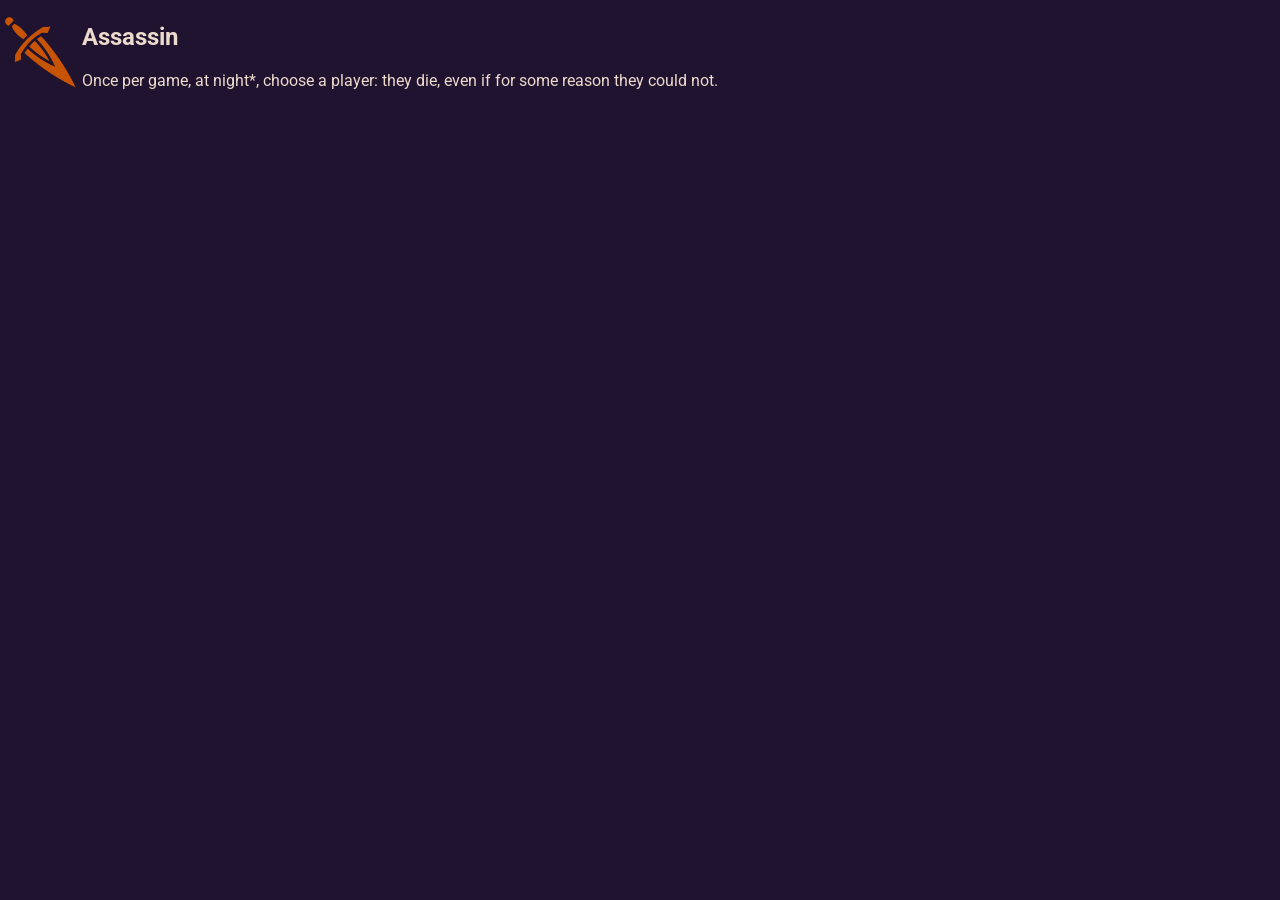
<file: src/scriptDisplayCharacterCell.html>
<!DOCTYPE html>
<link rel="stylesheet" href="style.css">

<table class="characterCell">
	<tr>
		<td class="characterCellImg"><img src="img/char_img/assassin.png" width="75" height="75" alt="Assassin"></td>
		<td class="characterCellText">
			<h2 class="minion">Assassin</h2>
			<p class="characterCellDescription">Once per game, at night*, choose a player: they die, even if for some reason they could not.</p>
		</td>
	</tr>
</table>
</file>
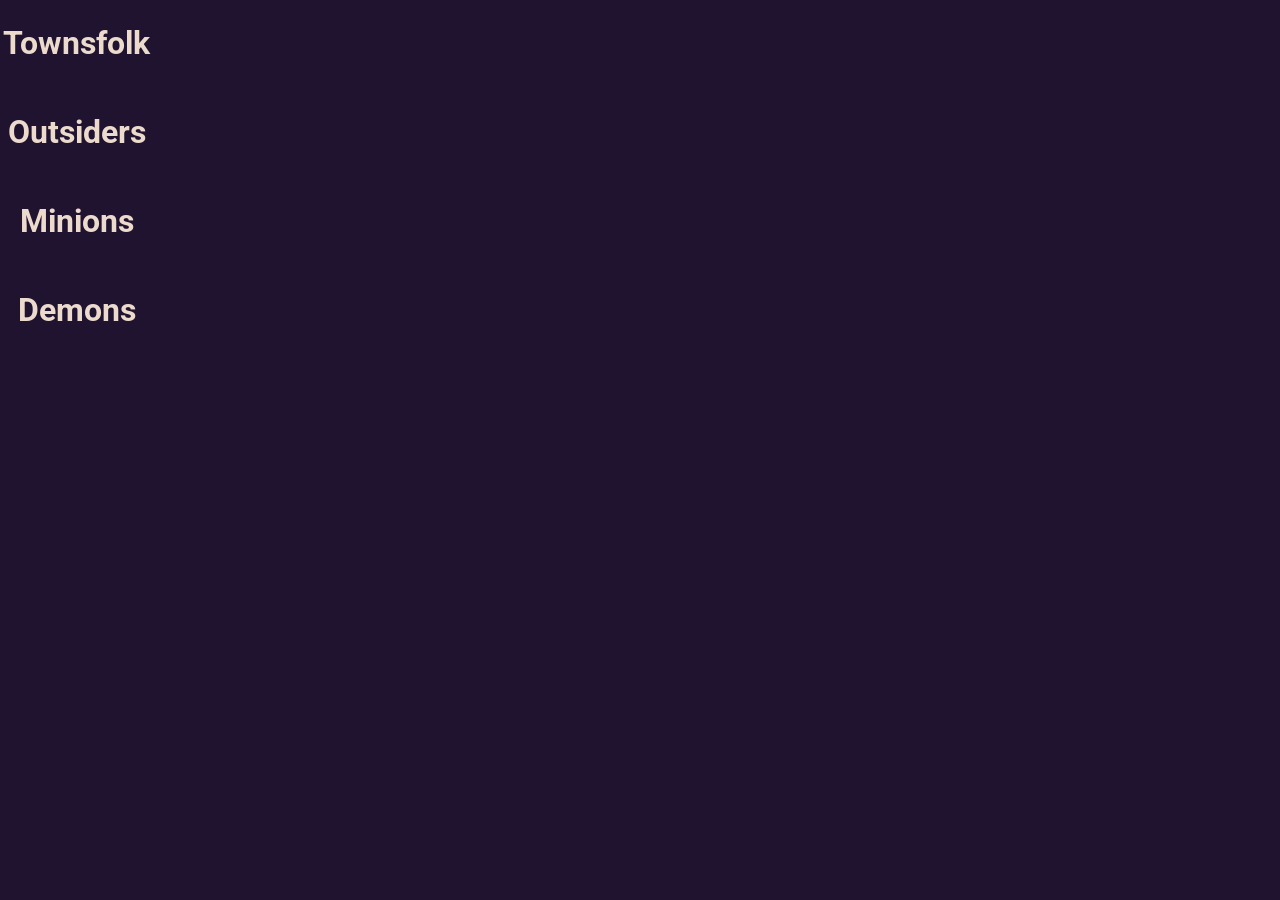
<file: src/scriptDisplayTable.html>
<!doctype html>
<html>
	<head>
		<link rel="stylesheet" href="style.css">
	</head>
	<body>
		<table class="scriptDisplay">
			<th class="townsfolk" colspan="2"><h1 class="scriptDisplayHeader">Townsfolk</h1></th>
			<tr>
				<td>
					<table class="characterCell">
						<!--Here is where the dynamically-generated townsfolk list goes.-->
					</table>
					
				</td>
			</tr>
			<th class="outsiders" colspan="2"><h1 class="scriptDisplayHeader">Outsiders</h1></th>
			<tr>
				<td>
					<table class="characterCell">
						<!--Here is where the dynamically-generated outsider list goes.-->
					</table>
				</td>
			</tr>
			<th class="minions" colspan="2"><h1 class="scriptDisplayHeader">Minions</h1></th>
			<tr>
				<td>
					<table class="characterCell">
						<!--Here is where the dynamically-generated minion list goes.-->
					</table>
				</td>
			</tr>
			<th class="demons" colspan="2"><h1 class="scriptDisplayHeader">Demons</h1></th>
			<tr>
				<td>
					<table class="characterCell">
						<!--Here is where the dynamically-generated demon list goes.-->
					</table>
				</td>
			</tr>
			<!--If there are jinxes on the script, they will go here, but if not, the Jinxes section will not appear-->
		</table>
		
	</body>
</html>
</file>
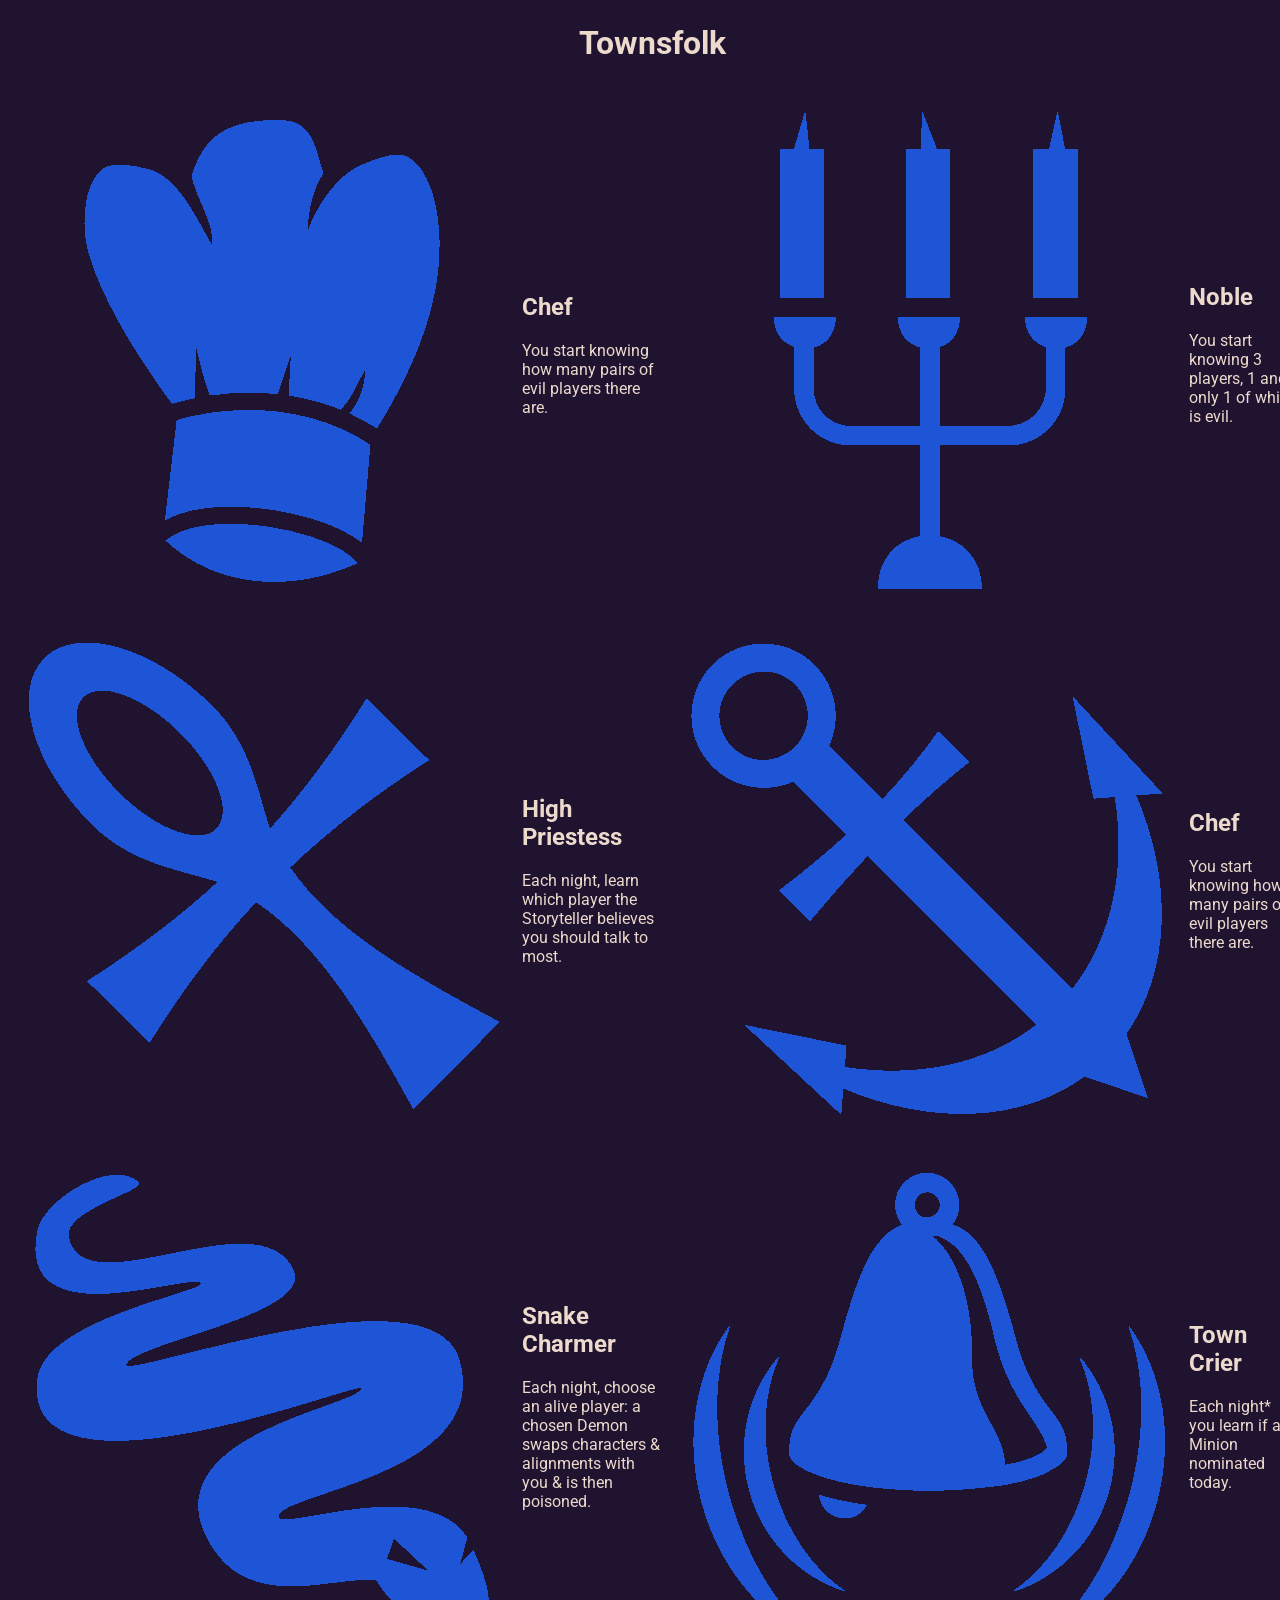
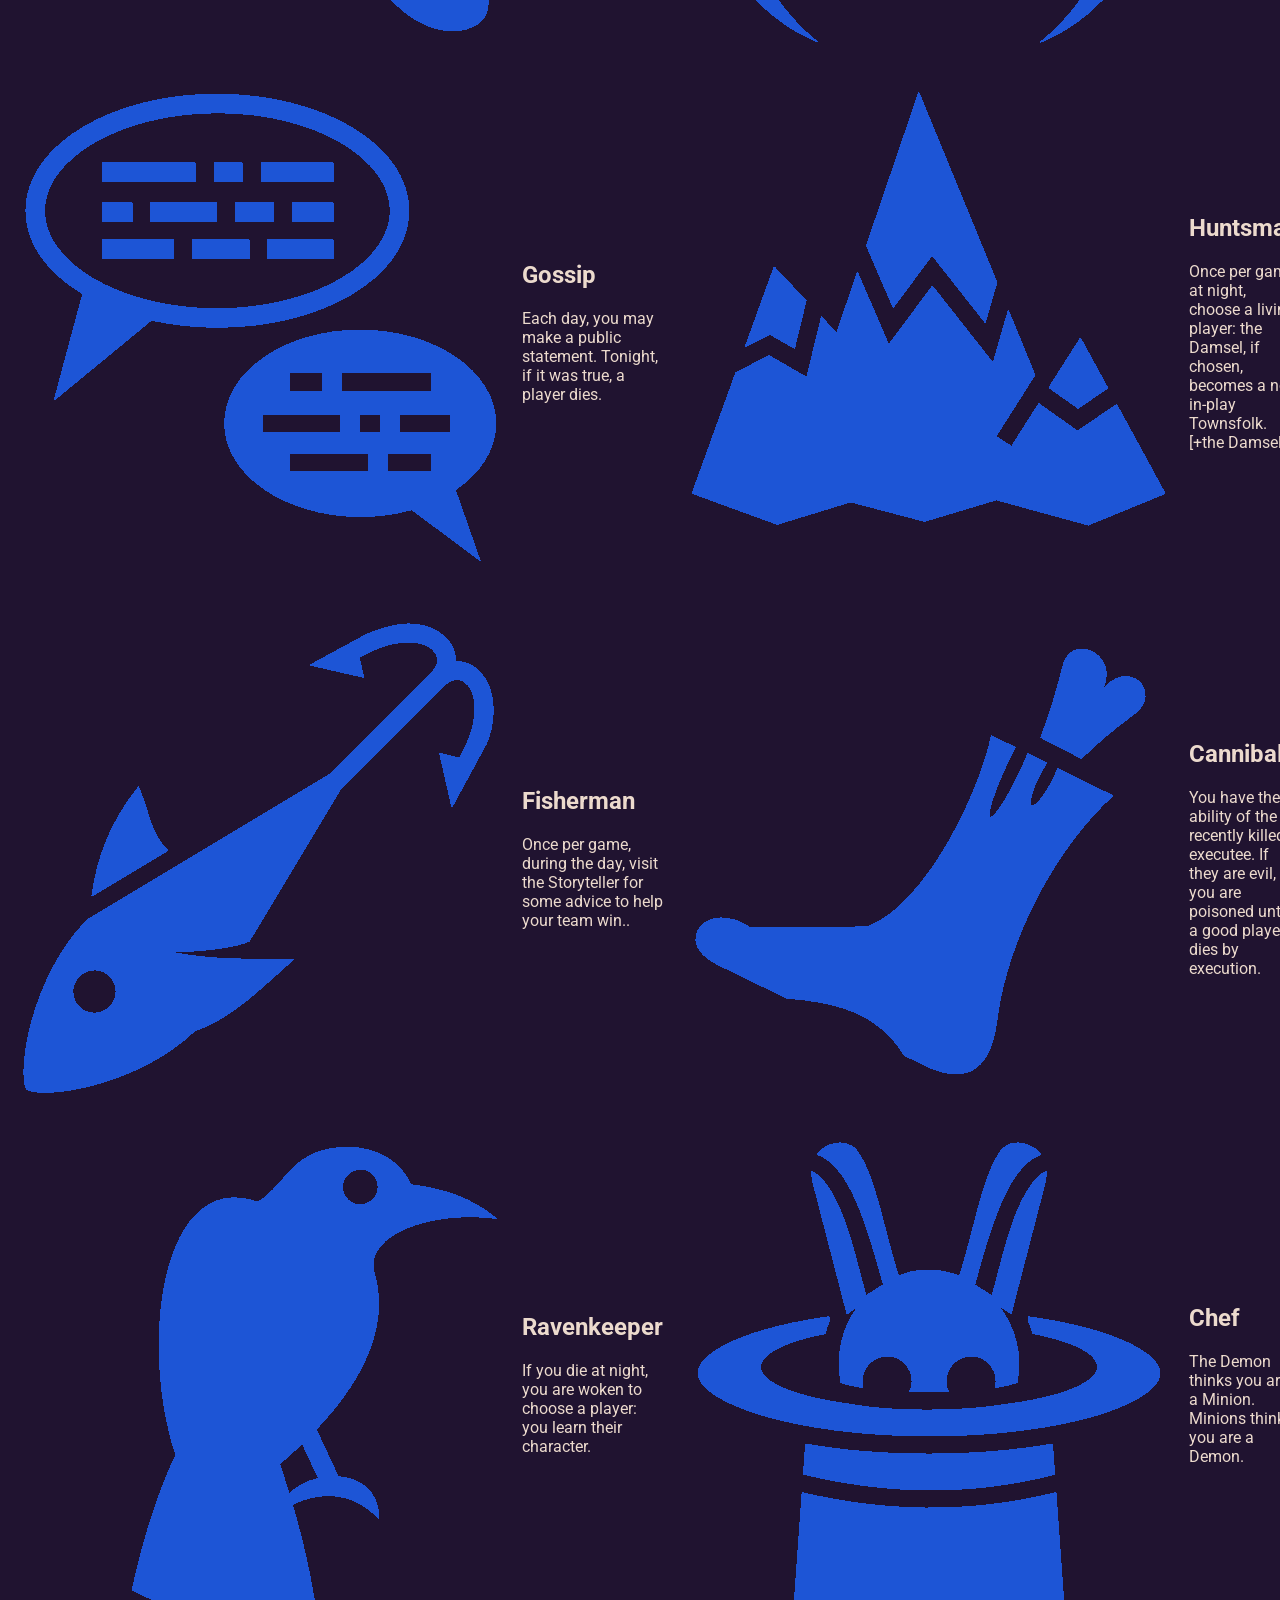
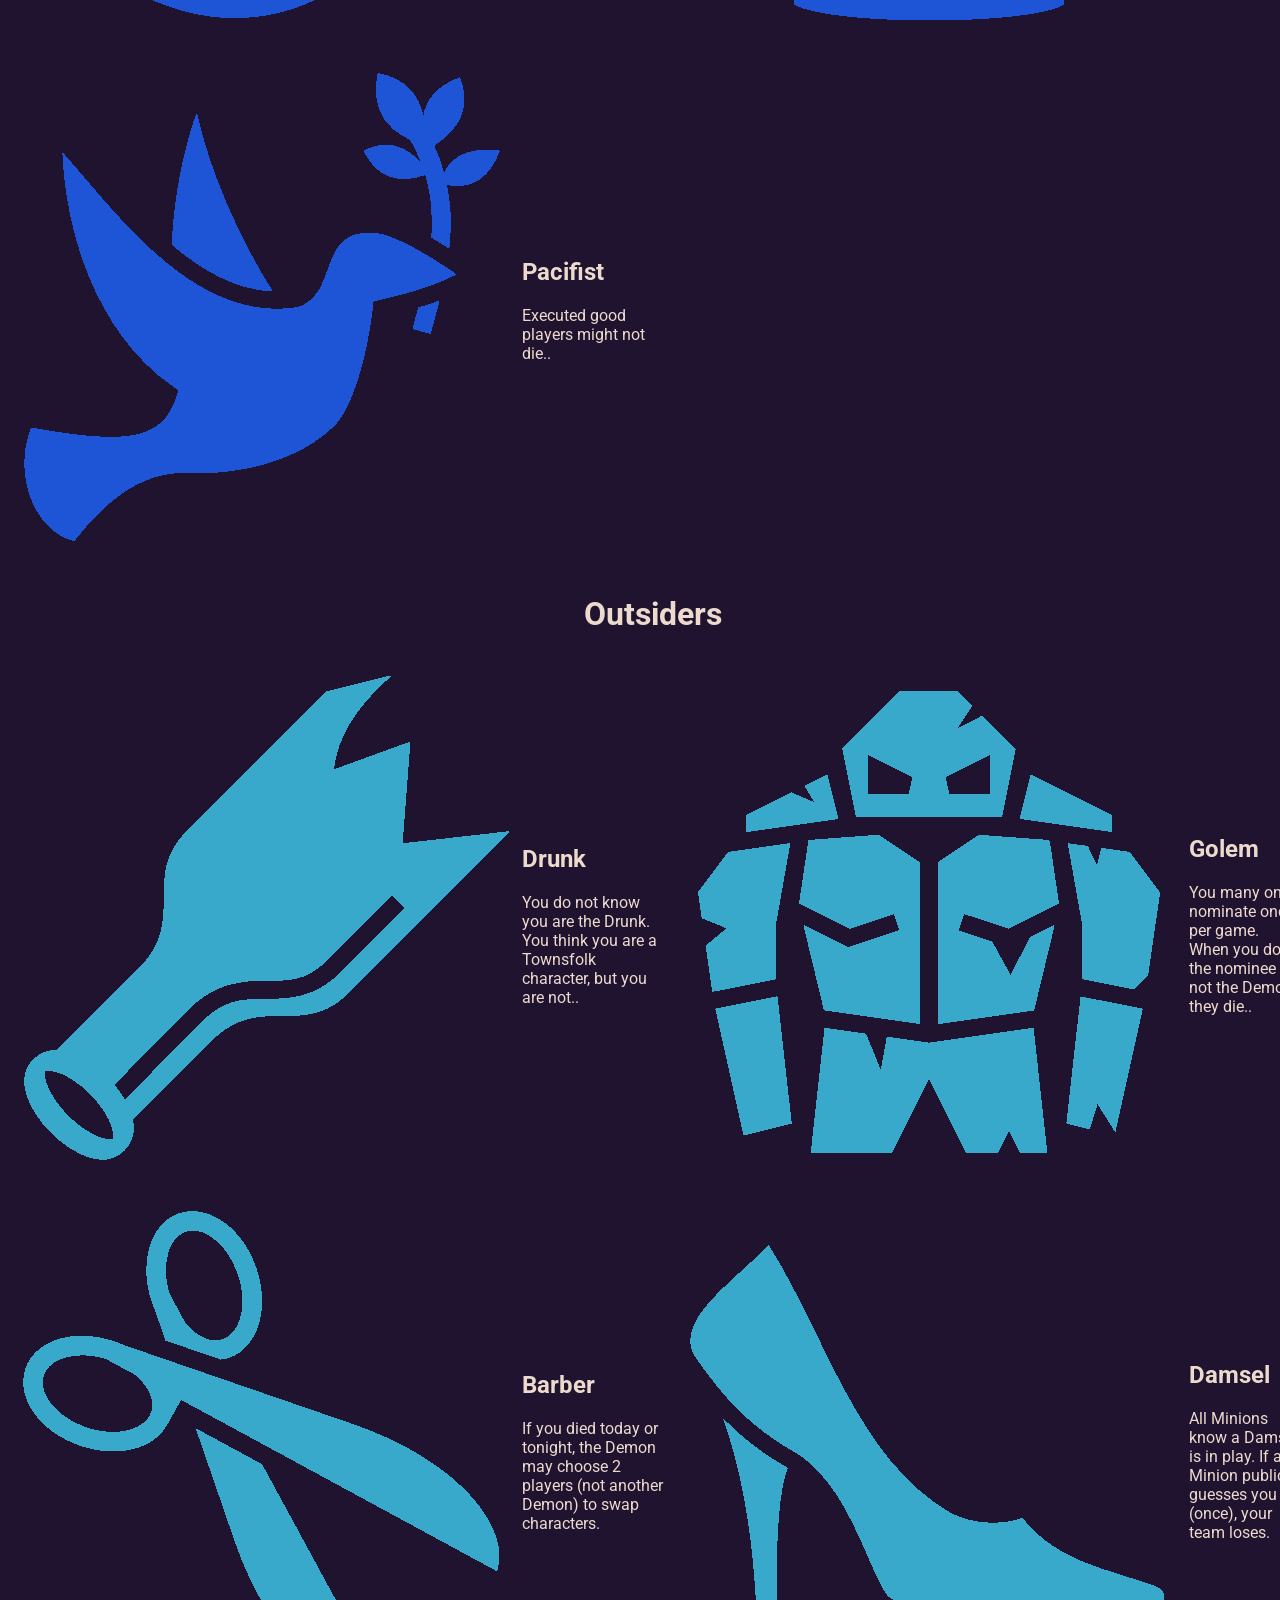
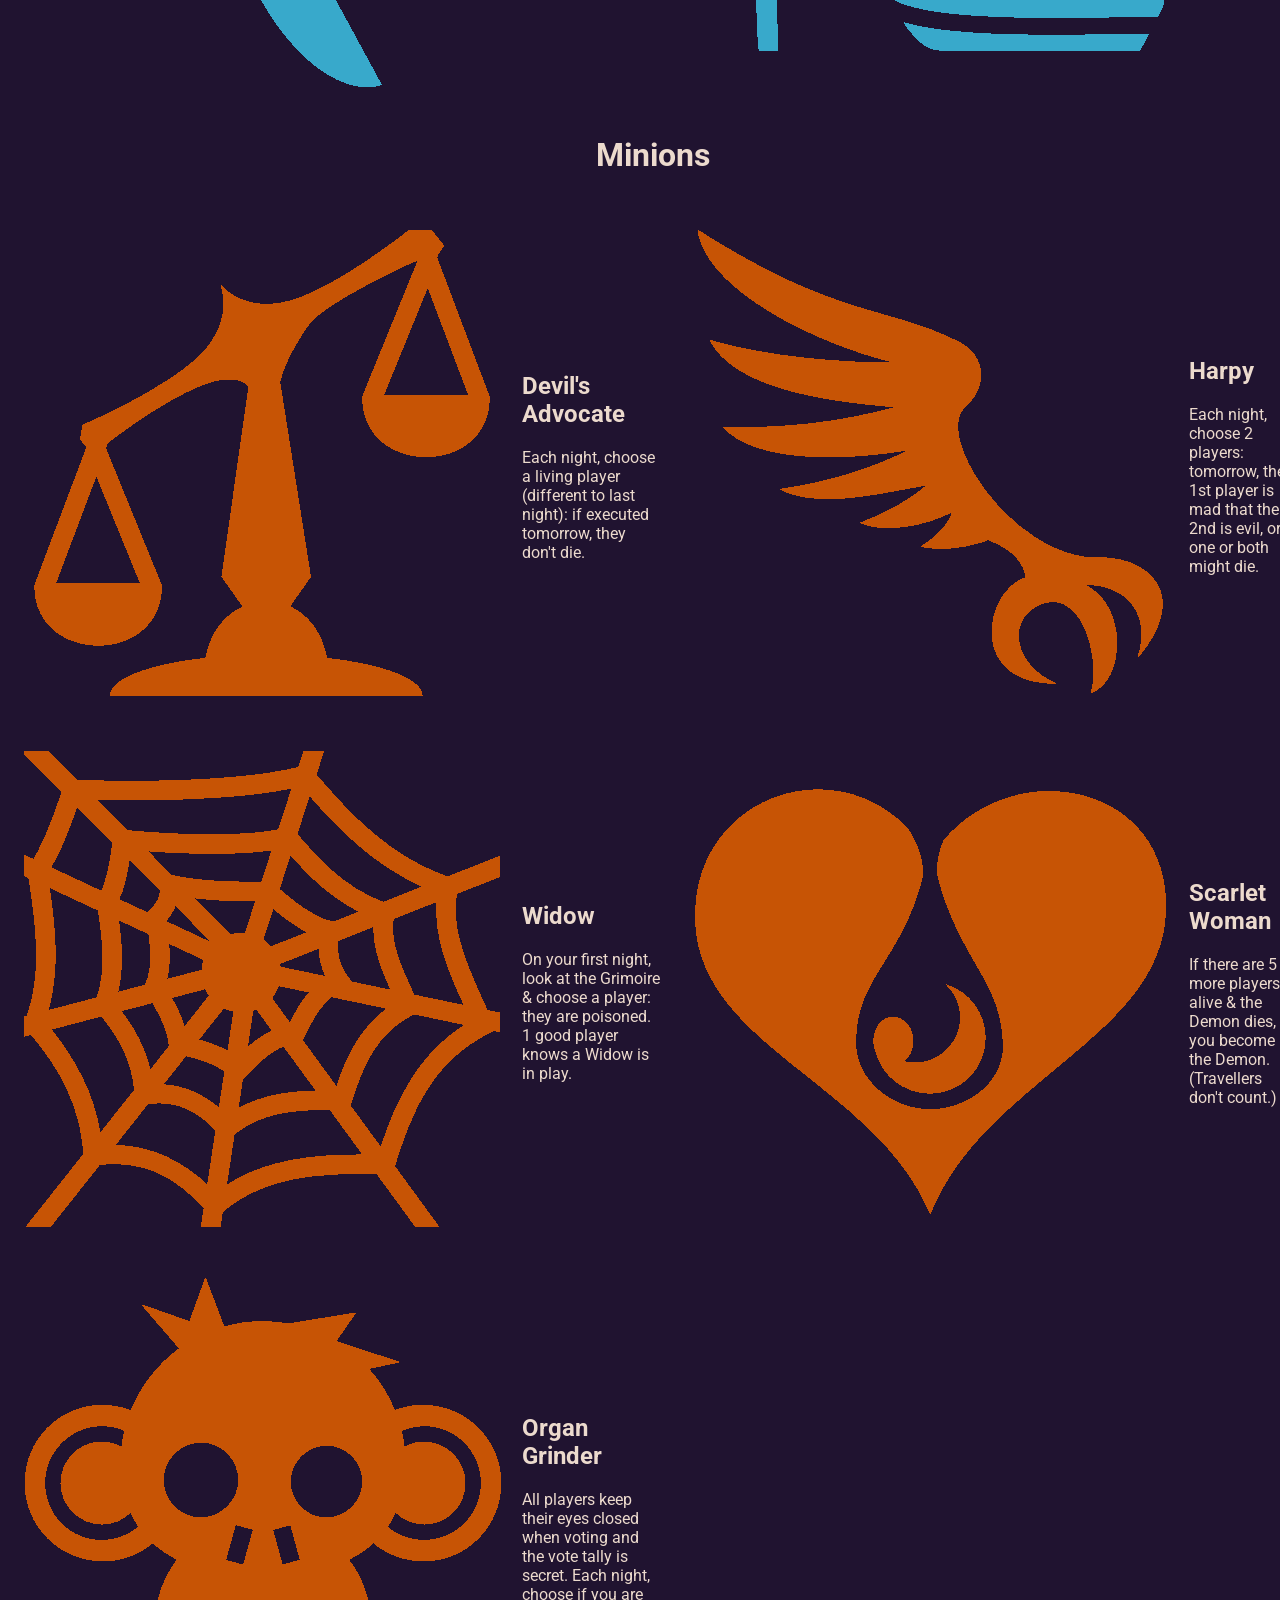
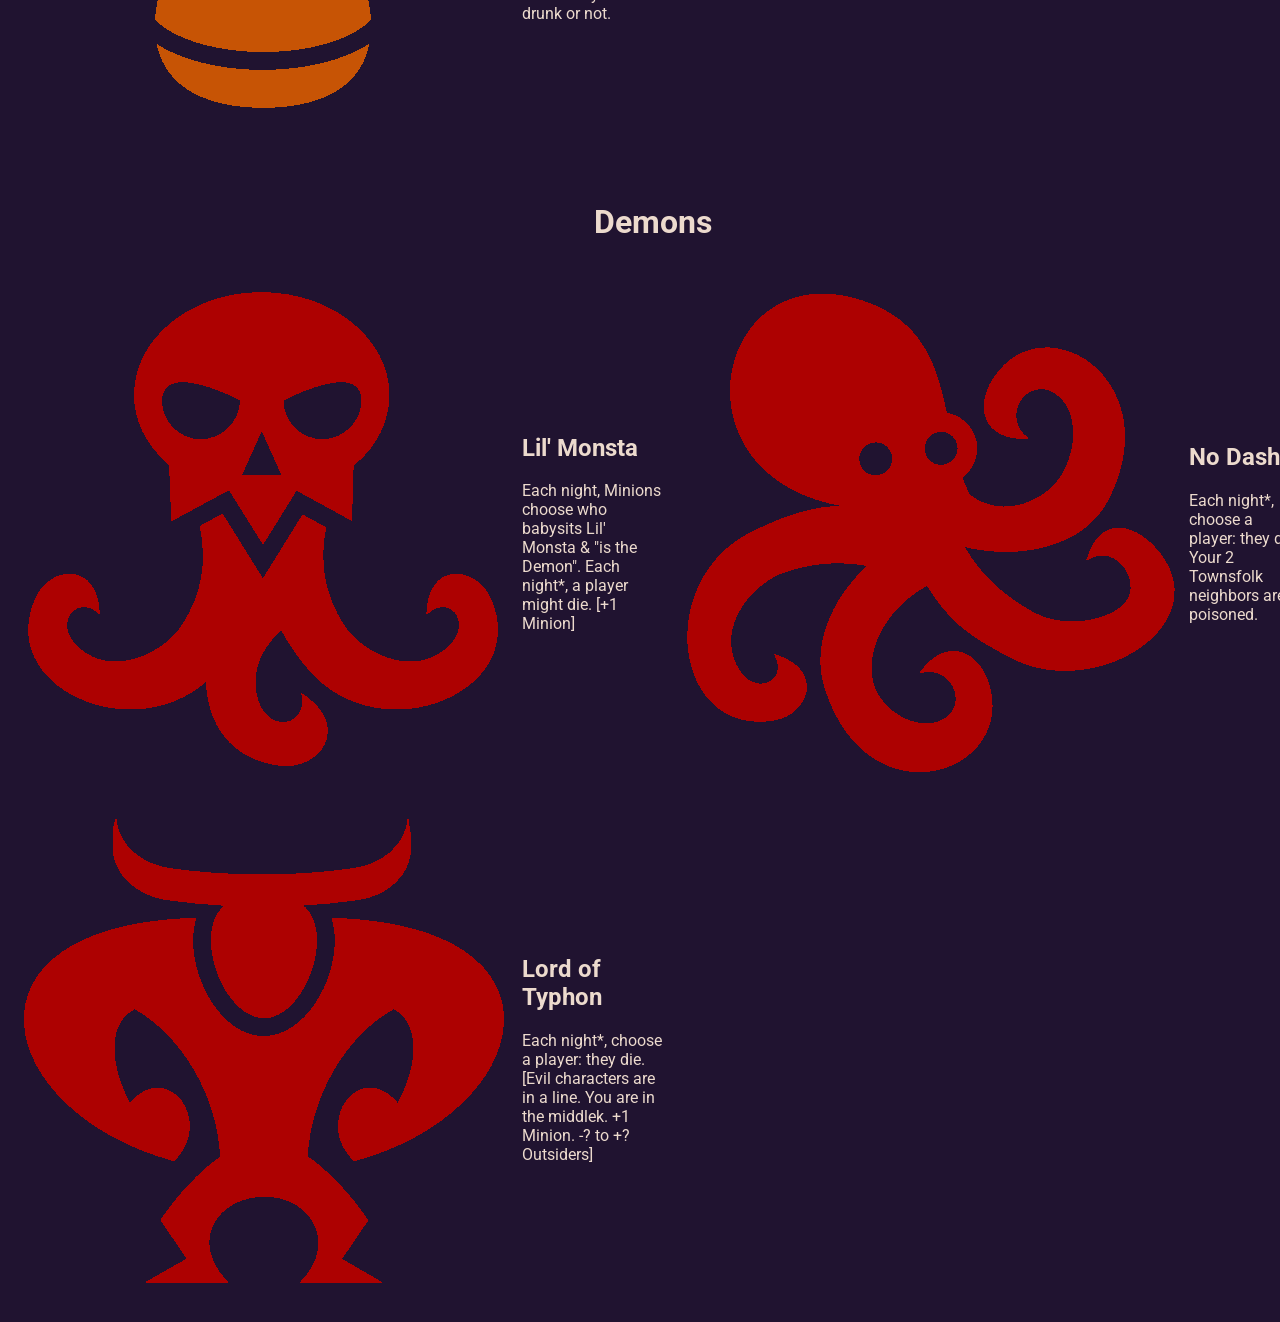
<file: src/ScriptDisplayTest.html>
<!doctype html>
<html>
<head>
<link rel="stylesheet" href="style.css">
<meta charset="utf-8">
<!--Begin font import-->
<link rel="preconnect" href="https://fonts.googleapis.com">
<link rel="preconnect" href="https://fonts.gstatic.com" crossorigin>
<link href="https://fonts.googleapis.com/css2?family=Inter:ital,opsz,wght@0,14..32,100..900;1,14..32,100..900&family=Kanit:ital,wght@0,100;0,200;0,300;0,400;0,500;0,600;0,700;0,800;0,900;1,100;1,200;1,300;1,400;1,500;1,600;1,700;1,800;1,900&family=Roboto+Condensed:ital,wght@0,100..900;1,100..900&display=swap" rel="stylesheet">
<!--End font import-->
<title>Script Display Test</title>
</head>

<body>
	<table class="scriptDisplay">
		<th class="townsfolk" colspan=2><h1 class="scriptDisplayHeader">Townsfolk</h1></th>
		<tr>
			<td>
				<tr>
					<td>
						<table class="characterCell">
						<tr>
							<td class="characterCellImg"><img class="scriptImg" src="img/char_img/chef.png" alt="Chef"></td>
							<td class="characterCellText">
								<h2 class="townsfolk">Chef</h2>
								<p class="characterCellDescription">You start knowing how many pairs of evil players there are.</p>
							</td>
						</tr>
						</table>
					</td>
					<td>
						<table class="characterCell">
							<tr>
								<td class="characterCellImg"><img class="scriptImg" src="img/char_img/noble.png" alt="Noble"></td>
								<td class="characterCellText">
									<h2 class="townsfolk">Noble</h2>
									<p class="characterCellDescription">You start knowing 3 players, 1 and only 1 of which is evil.</p>
								</td>
							</tr>
						</table>
					</td>
				</tr>
				<tr>
					<td>
						<table class="characterCell">
							<tr>
								<td class="characterCellImg"><img class="scriptImg" src="img/char_img/highpriestess.png" alt="High Priestess"></td>
								<td class="characterCellText">
									<h2 class="townsfolk">High Priestess</h2>
									<p class="characterCellDescription">Each night, learn which player the Storyteller believes you should talk to most.</p>
								</td>
							</tr>
						</table>
					</td>
					<td>
						<table class="characterCell">
							<tr>
								<td class="characterCellImg"><img class="scriptImg" src="img/char_img/sailor.png" alt="Sailor"></td>
								<td class="characterCellText">
									<h2 class="townsfolk">Chef</h2>
									<p class="characterCellDescription">You start knowing how many pairs of evil players there are.</p>
								</td>
							</tr>
						</table>
					</td>
				</tr>
				<tr>
					<td>
						<table class="characterCell">
							<tr>
								<td class="characterCellImg"><img class="scriptImg" src="img/char_img/snakecharmer.png" alt="Snake Charmer"></td>
								<td class="characterCellText">
									<h2 class="townsfolk">Snake Charmer</h2>
									<p class="characterCellDescription">Each night, choose an alive player: a chosen Demon swaps characters & alignments with you & is then poisoned.</p>
								</td>
							</tr>
						</table>
					</td>
					<td>
						<table class="characterCell">
							<tr>
								<td class="characterCellImg"><img class="scriptImg" src="img/char_img/towncrier.png" alt="Town Crier"></td>
								<td class="characterCellText">
									<h2 class="townsfolk">Town Crier</h2>
									<p class="characterCellDescription">Each night* you learn if a Minion nominated today.</p>
								</td>
							</tr>
						</table>
					</td>
				</tr>
				<tr>
					<td>
						<table class="characterCell">
							<tr>
								<td class="characterCellImg"><img class="scriptImg" src="img/char_img/gossip.png" alt="Gossip"></td>
								<td class="characterCellText">
									<h2 class="townsfolk">Gossip</h2>
									<p class="characterCellDescription">Each day, you may make a public statement. Tonight, if it was true, a player dies.</p>
								</td>
							</tr>
						</table>
					</td>
					<td>
						<table class="characterCell">
							<tr>
								<td class="characterCellImg"><img class="scriptImg" src="img/char_img/huntsman.png" alt="Huntsman"></td>
								<td class="characterCellText">
									<h2 class="townsfolk">Huntsman</h2>
									<p class="characterCellDescription">Once per game, at night, choose a living player: the Damsel, if chosen, becomes a not-in-play Townsfolk. [+the Damsel]</p>
								</td>
							</tr>
						</table>
					</td>
				</tr>
				<tr>
					<td>
						<table class="characterCell">
							<tr>
								<td class="characterCellImg"><img class="scriptImg" src="img/char_img/fisherman.png" alt="Fisherman"></td>
								<td class="characterCellText">
									<h2 class="townsfolk">Fisherman</h2>
									<p class="characterCellDescription">Once per game, during the day, visit the Storyteller for some advice to help your team win..</p>
								</td>
							</tr>
						</table>
					</td>
					<td>
						<table class="characterCell">
							<tr>
								<td class="characterCellImg"><img class="scriptImg" src="img/char_img/cannibal.png" alt="Cannibal"></td>
								<td class="characterCellText">
									<h2 class="townsfolk">Cannibal</h2>
									<p class="characterCellDescription">You have the ability of the recently killed executee. If they are evil, you are poisoned until a good player dies by execution.</p>
								</td>
							</tr>
						</table>
					</td>
				</tr>
				<tr>
					<td>
						<table class="characterCell">
							<tr>
								<td class="characterCellImg"><img class="scriptImg" src="img/char_img/ravenkeeper.png" alt="Ravenkeeper"></td>
								<td class="characterCellText">
									<h2 class="townsfolk">Ravenkeeper</h2>
									<p class="characterCellDescription">If you die at night, you are woken to choose a player: you learn their character.</p>
								</td>
							</tr>
						</table>
					</td>
					<td>
						<table class="characterCell">
							<tr>
								<td class="characterCellImg"><img class="scriptImg" src="img/char_img/magician.png" alt="Magician"></td>
								<td class="characterCellText">
									<h2 class="townsfolk">Chef</h2>
									<p class="characterCellDescription">The Demon thinks you are a Minion. Minions think you are a Demon.</p>
								</td>
							</tr>
						</table>
					</td>
				</tr>
				<tr>
					<td>
						<table class="characterCell">
							<tr>
								<td class="characterCellImg"><img class="scriptImg" src="img/char_img/pacifist.png" alt="Pacifist"></td>
								<td class="characterCellText">
									<h2 class="townsfolk">Pacifist</h2>
									<p class="characterCellDescription">Executed good players might not die..</p>
								</td>
							</tr>
						</table>
					</td>
					<td>
						<!--empty because odd number of characters-->
					</td>
				</tr>
			</td>
		</tr>
		<th class="outsiders" colspan="2"><h1 class="scriptDisplayHeader">Outsiders</h1></th>
		<tr>
			<td>
				<tr>
					<td>
						<table class="characterCell">
							<tr>
								<td class="characterCellImg"><img class="scriptImg" src="img/char_img/drunk.png" alt="Drunk"></td>
								<td class="characterCellText">
									<h2 class="outsiders">Drunk</h2>
									<p class="characterCellDescription">You do not know you are the Drunk. You think you are a Townsfolk character, but you are not..</p>
								</td>
							</tr>
						</table>
					</td>
					<td>
						<table class="characterCell">
							<tr>
								<td class="characterCellImg"><img class="scriptImg" src="img/char_img/golem.png" alt="Golem"></td>
								<td class="characterCellText">
									<h2 class="outsiders">Golem</h2>
									<p class="characterCellDescription">You many only nominate once per game. When you do, if the nominee is not the Demon, they die..</p>
								</td>
							</tr>
						</table>
					</td>
				</tr>
				<tr>
					<td>
						<table class="characterCell">
							<tr>
								<td class="characterCellImg"><img class="scriptImg" src="img/char_img/barber.png" alt="Barber"></td>
								<td class="characterCellText">
									<h2 class="outsiders">Barber</h2>
									<p class="characterCellDescription">If you died today or tonight, the Demon may choose 2 players (not another Demon) to swap characters.</p>
								</td>
							</tr>
						</table>
					</td>
					<td>
						<table class="characterCell">
							<tr>
								<td class="characterCellImg"><img class="scriptImg" src="img/char_img/damsel.png" alt="Damsel"></td>
								<td class="characterCellText">
									<h2 class="outsiders">Damsel</h2>
									<p class="characterCellDescription">All Minions know a Damsel is in play. If a Minion publicly guesses you (once), your team loses.</p>
								</td>
							</tr>
						</table>
					</td>
				</tr>
			</td>
		</tr>
		<th class="minions" colspan="2"><h1 class="scriptDisplayHeader">Minions</h1></th>
		<tr>
			<td>
				<tr>
					<td>
						<table class="characterCell">
							<tr>
								<td class="characterCellImg"><img class="scriptImg" src="img/char_img/devilsadvocate.png" alt="Devil's Advocate"></td>
								<td class="characterCellText">
									<h2 class="minions">Devil's Advocate</h2>
									<p class="characterCellDescription">Each night, choose a living player (different to last night): if executed tomorrow, they don't die.</p>
								</td>
							</tr>
						</table>
					</td>
					<td>
						<table class="characterCell">
							<tr>
								<td class="characterCellImg"><img class="scriptImg" src="img/char_img/harpy.png" alt="Harpy"></td>
								<td class="characterCellText">
									<h2 class="minions">Harpy</h2>
									<p class="characterCellDescription">Each night, choose 2 players: tomorrow, the 1st player is mad that the 2nd is evil, or one or both might die.</p>
								</td>
							</tr>
						</table>
					</td>
				</tr>
				<tr>
					<td>
						<table class="characterCell">
							<tr>
								<td class="characterCellImg"><img class="scriptImg" src="img/char_img/widow.png" alt="Widow"></td>
								<td class="characterCellText">
									<h2 class="minions">Widow</h2>
									<p class="characterCellDescription">On your first night, look at the Grimoire & choose a player: they are poisoned. 1 good player knows a Widow is in play.</p>
								</td>
							</tr>
						</table>
					</td>
					<td>
						<table class="characterCell">
							<tr>
								<td class="characterCellImg"><img class="scriptImg" src="img/char_img/scarletwoman.png" alt="Scarlet Woman"></td>
								<td class="characterCellText">
									<h2 class="minions">Scarlet Woman</h2>
									<p class="characterCellDescription">If there are 5 or more players alive & the Demon dies, you become the Demon. (Travellers don't count.)</p>
								</td>
							</tr>
						</table>
					</td>
				</tr>
				<tr>
					<td>
						<table class="characterCell">
							<tr>
								<td class="characterCellImg"><img class="scriptImg" src="img/char_img/organgrinder.png" alt="Organ Grinder"></td>
								<td class="characterCellText">
									<h2 class="minions">Organ Grinder</h2>
									<p class="characterCellDescription">All players keep their eyes closed when voting and the vote tally is secret. Each night, choose if you are drunk or not.</p>
								</td>
							</tr>
						</table>
					</td>
					<td>
						<!--empty because odd number of characters-->
					</td>
				</tr>
			</td>
		</tr>
		<th class="demons" colspan="2"><h1 class="scriptDisplayHeader">Demons</h1></th>
		<tr>
			<td>
				<tr>
					<td>
						<table class="characterCell">
							<tr>
								<td class="characterCellImg"><img class="scriptImg" src="img/char_img/lilmonsta.png" alt="Lil' Monsta"></td>
								<td class="characterCellText">
									<h2 class="demons">Lil' Monsta</h2>
									<p class="characterCellDescription">Each night, Minions choose who babysits Lil' Monsta & "is the Demon". Each night*, a player might die. [+1 Minion]</p>
								</td>
							</tr>
						</table>
					</td>
					<td>
						<table class="characterCell">
							<tr>
								<td class="characterCellImg"><img class="scriptImg" src="img/char_img/nodashii.png" alt="No Dashii"></td>
								<td class="characterCellText">
									<h2 class="demons">No Dashii</h2>
									<p class="characterCellDescription">Each night*, choose a player: they die. Your 2 Townsfolk neighbors are poisoned.</p>
								</td>
							</tr>
						</table>
					</td>
				</tr>
				<tr>
					<td>
						<table class="characterCell">
							<tr>
								<td class="characterCellImg"><img class="scriptImg" src="img/char_img/lordoftyphon.png" alt="Lord of Typhon"></td>
								<td class="characterCellText">
									<h2 class="demons">Lord of Typhon</h2>
									<p class="characterCellDescription">Each night*, choose a player: they die. [Evil characters are in a line. You are in the middlek. +1 Minion. -? to +? Outsiders]</p>
								</td>
							</tr>
						</table>
					</td>
					<td>
						<!--empty because odd number of characters-->
					</td>
				</tr>
			</td>
		</tr>
			<!--If there are jinxes on the script, they will go here, but if not, the Jinxes section will not appear-->
	</table>
</body>
</html>
</file>
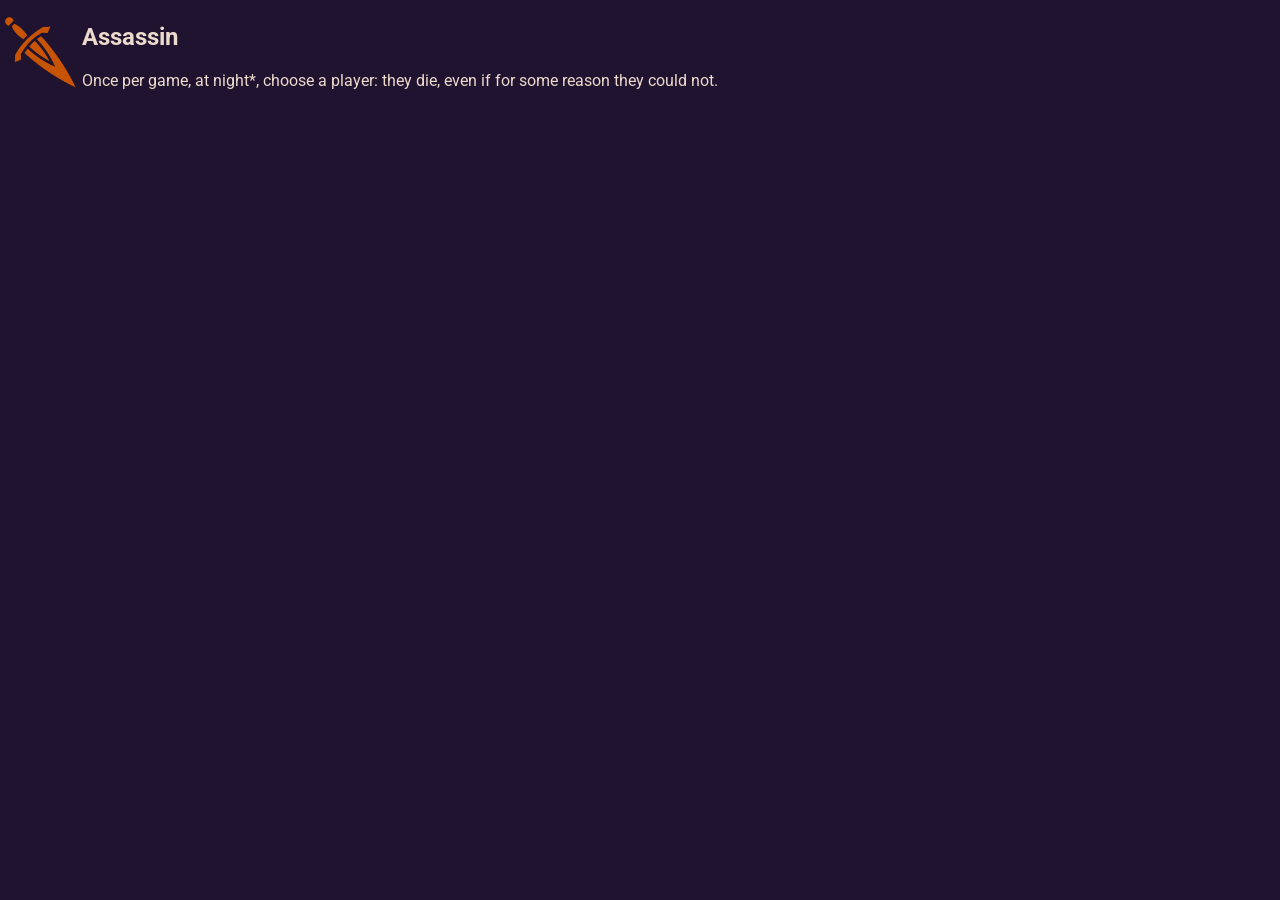
<file: src/old templates/scriptDisplayCharacterCell.html>
<!DOCTYPE html>
<link rel="stylesheet" href="../style.css">

<table class="characterCell">
	<tr>
		<td class="characterCellImg"><img src="../img/char_img/assassin.png" width="75" height="75" alt="Assassin"></td>
		<td class="characterCellText">
			<h2 class="minion">Assassin</h2>
			<p class="characterCellDescription">Once per game, at night*, choose a player: they die, even if for some reason they could not.</p>
		</td>
	</tr>
</table>
</file>
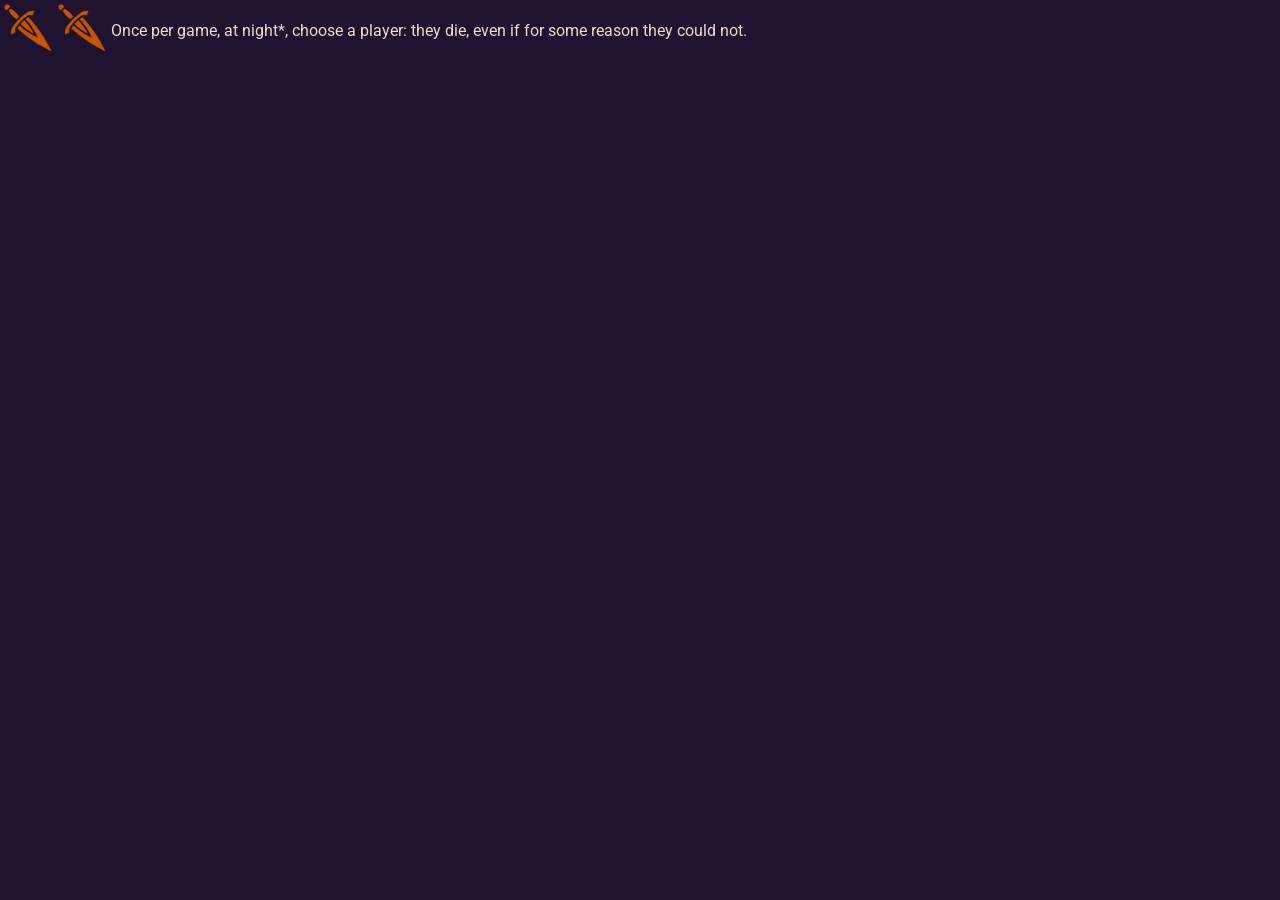
<file: src/old templates/scriptDisplayJinxCell.html>
<!DOCTYPE html>
<link rel="stylesheet" href="../style.css">
	
<table class="characterCell">
	<tr>
		<td class="characterCellImg"><img src="../img/char_img/assassin.png" width="50" height="50" alt="Assassin"></td>
		<td class="characterCellImg"><img src="../img/char_img/assassin.png" width="50" height="50" alt="Assassin"></td>
		<td class="characterCellText">
			<p class="characterCellDescription">Once per game, at night*, choose a player: they die, even if for some reason they could not.</p>
		</td>
	</tr>
</table>
</file>
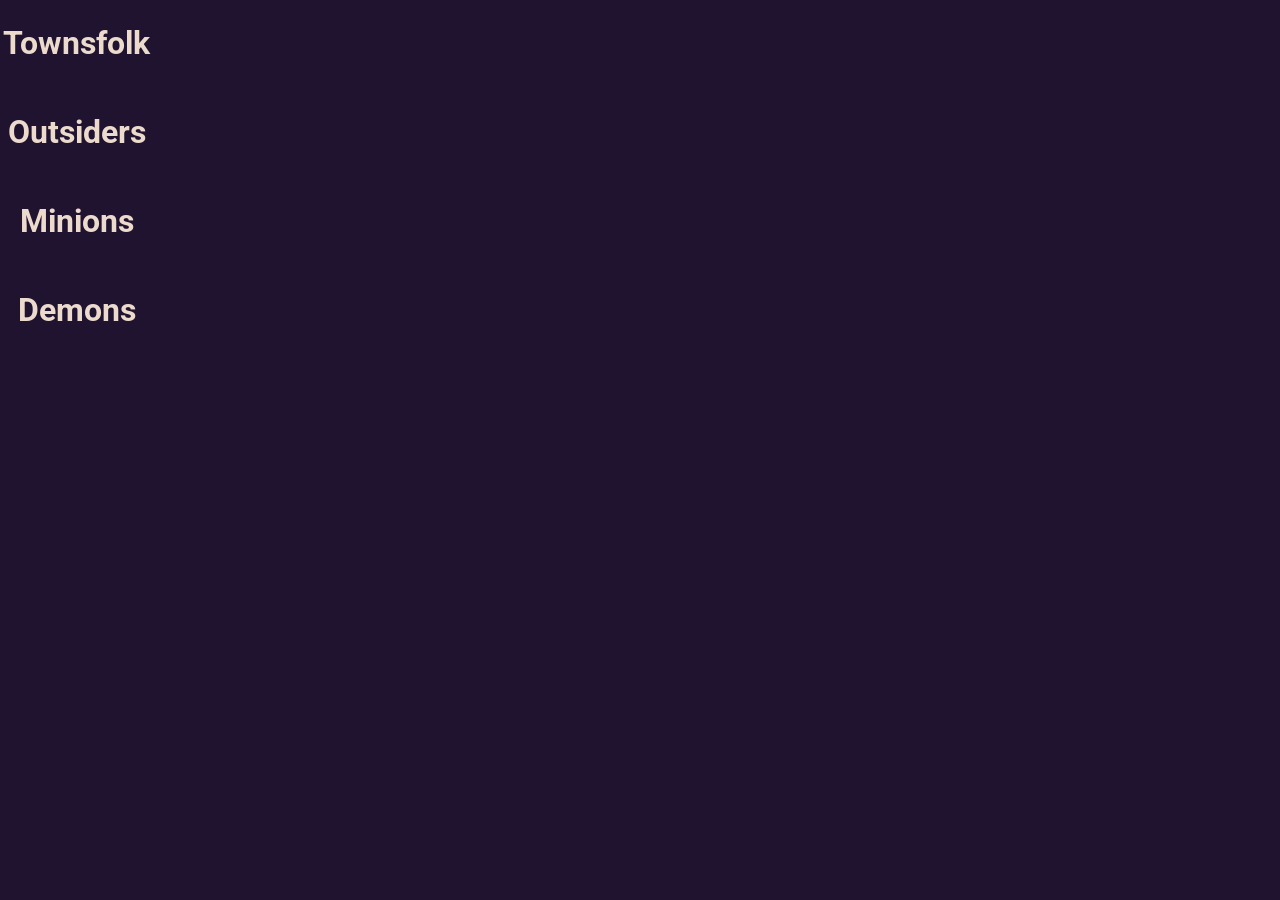
<file: src/old templates/scriptDisplayTable.html>
<!doctype html>
<html>
	<head>
		<link rel="stylesheet" href="../style.css">
	</head>
	<body>
		<table class="scriptDisplay">
			<th class="townsfolk" colspan="2"><h1 class="scriptDisplayHeader">Townsfolk</h1></th>
			<tr>
				<td>
					<table class="characterCell">
						<!--Here is where the dynamically-generated townsfolk list goes.-->
					</table>
					
				</td>
			</tr>
			<th class="outsiders" colspan="2"><h1 class="scriptDisplayHeader">Outsiders</h1></th>
			<tr>
				<td>
					<table class="characterCell">
						<!--Here is where the dynamically-generated outsider list goes.-->
					</table>
				</td>
			</tr>
			<th class="minions" colspan="2"><h1 class="scriptDisplayHeader">Minions</h1></th>
			<tr>
				<td>
					<table class="characterCell">
						<!--Here is where the dynamically-generated minion list goes.-->
					</table>
				</td>
			</tr>
			<th class="demons" colspan="2"><h1 class="scriptDisplayHeader">Demons</h1></th>
			<tr>
				<td>
					<table class="characterCell">
						<!--Here is where the dynamically-generated demon list goes.-->
					</table>
				</td>
			</tr>
			<!--If there are jinxes on the script, they will go here, but if not, the Jinxes section will not appear-->
		</table>
		
	</body>
</html>
</file>
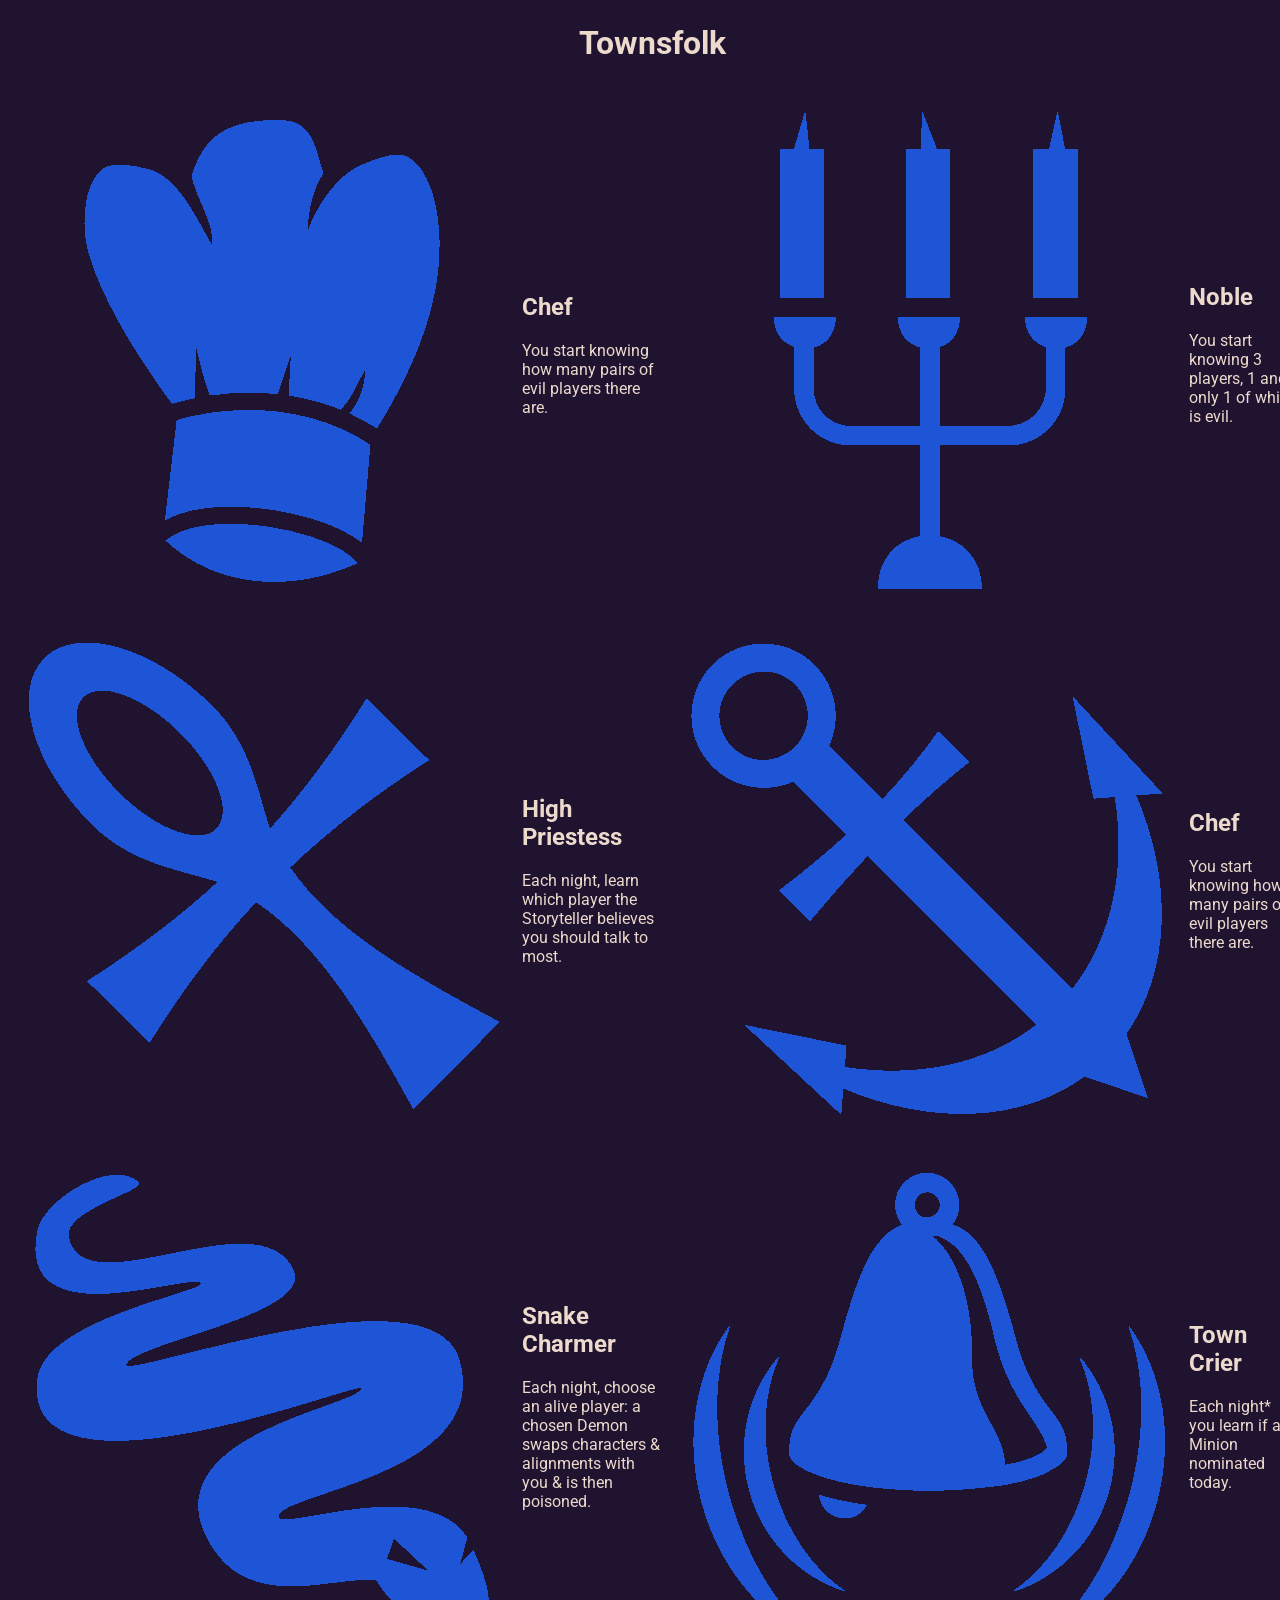
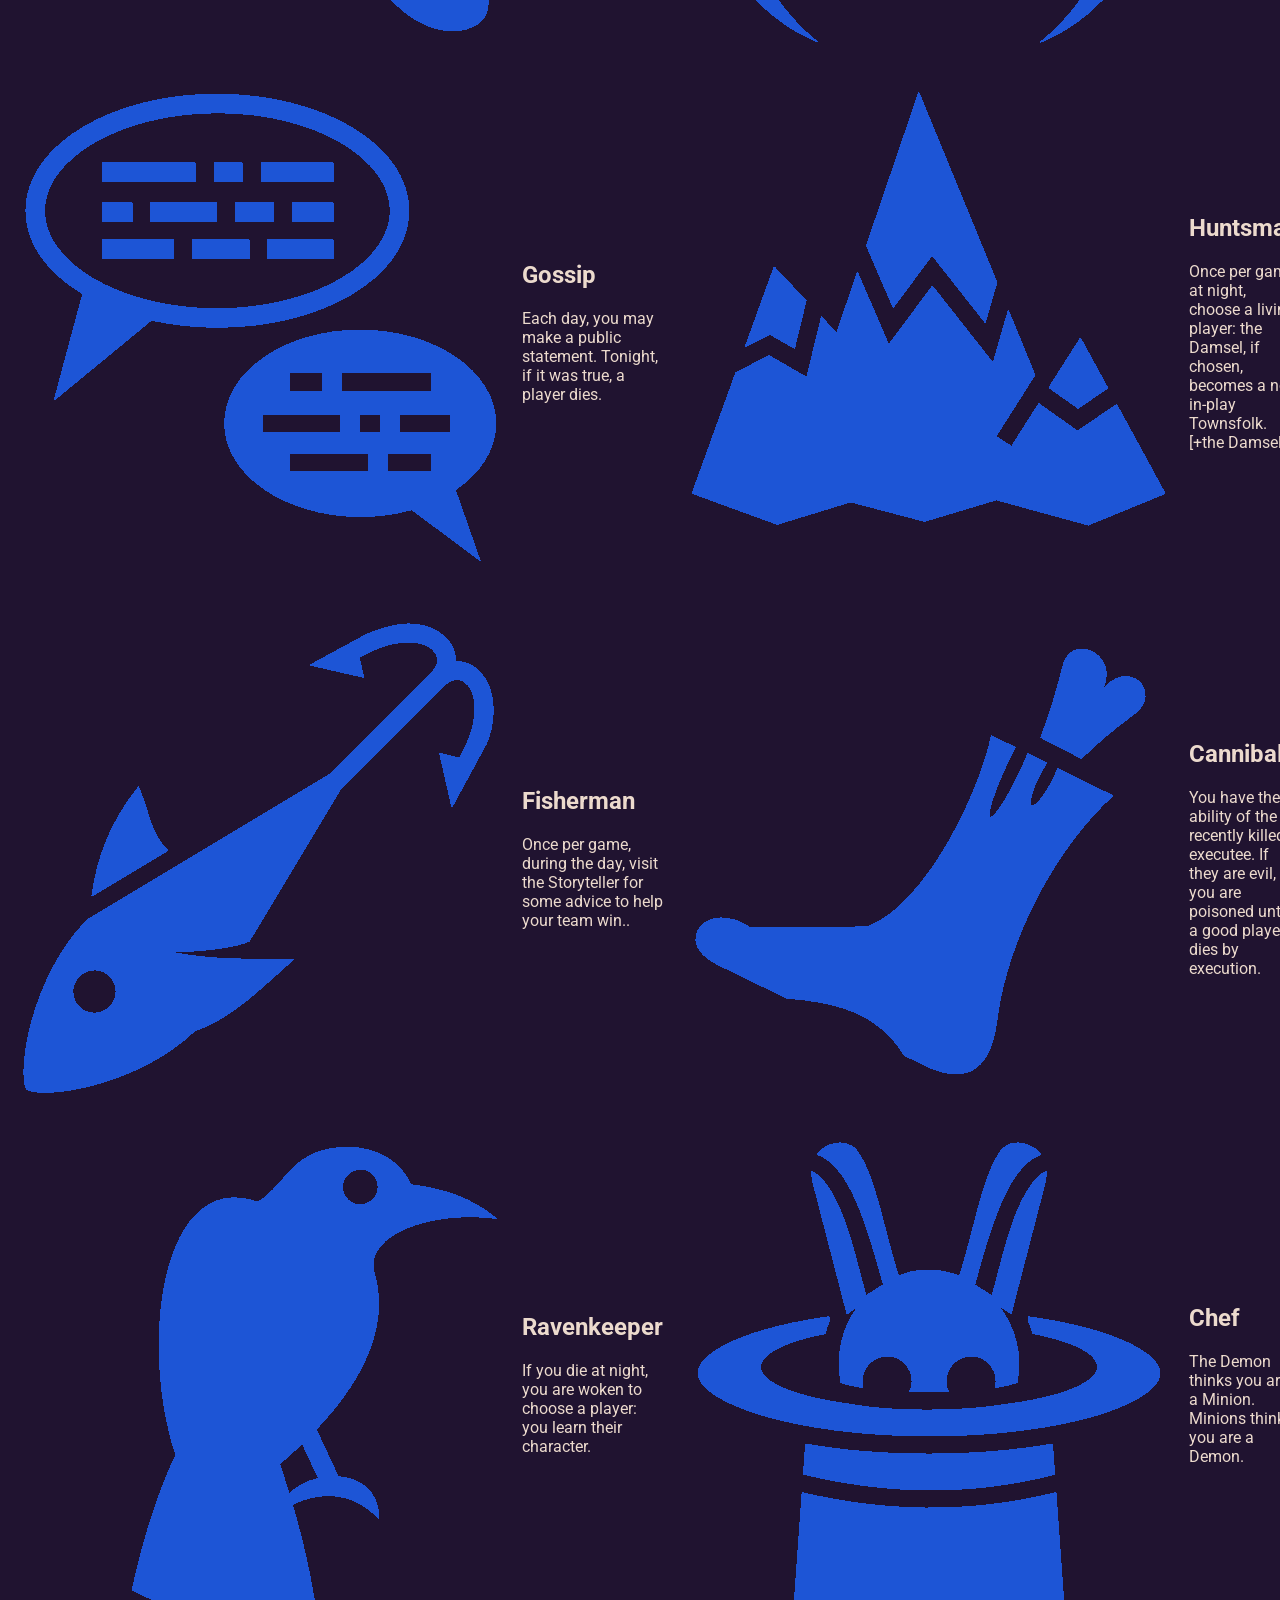
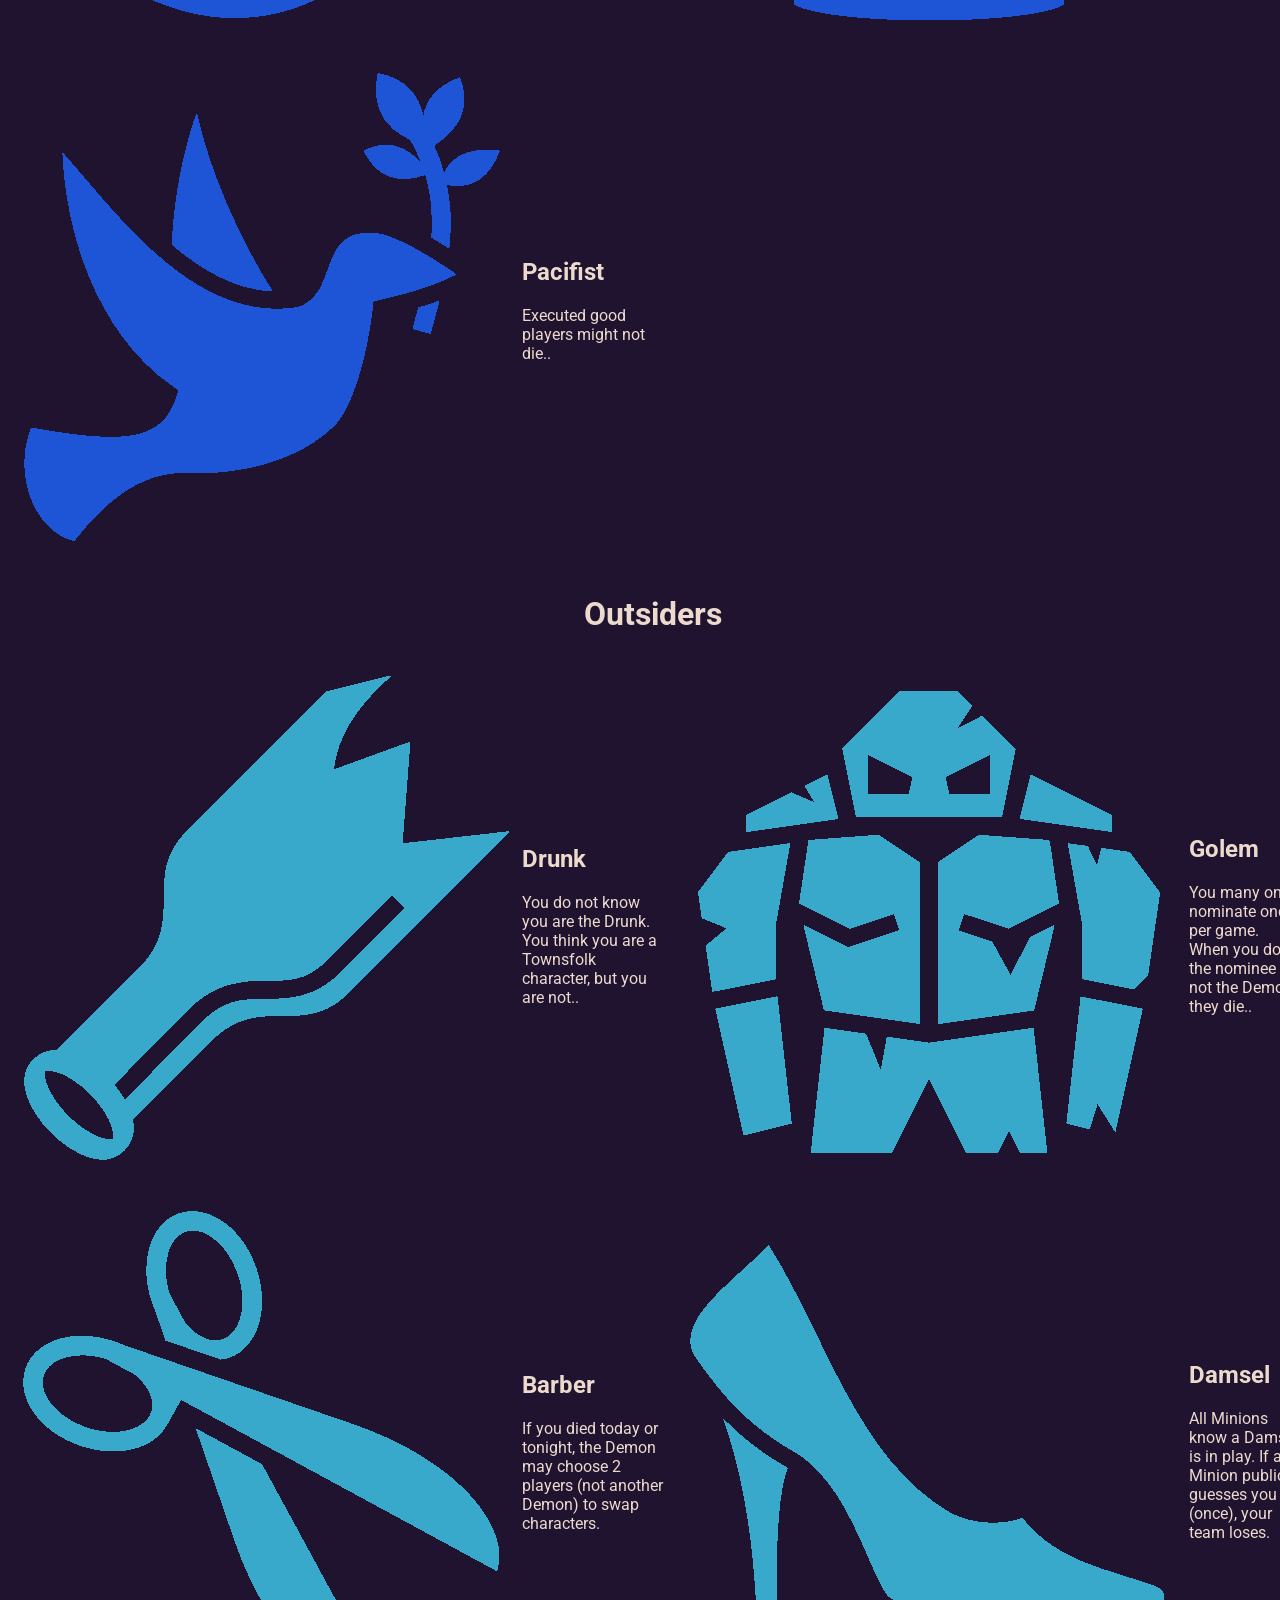
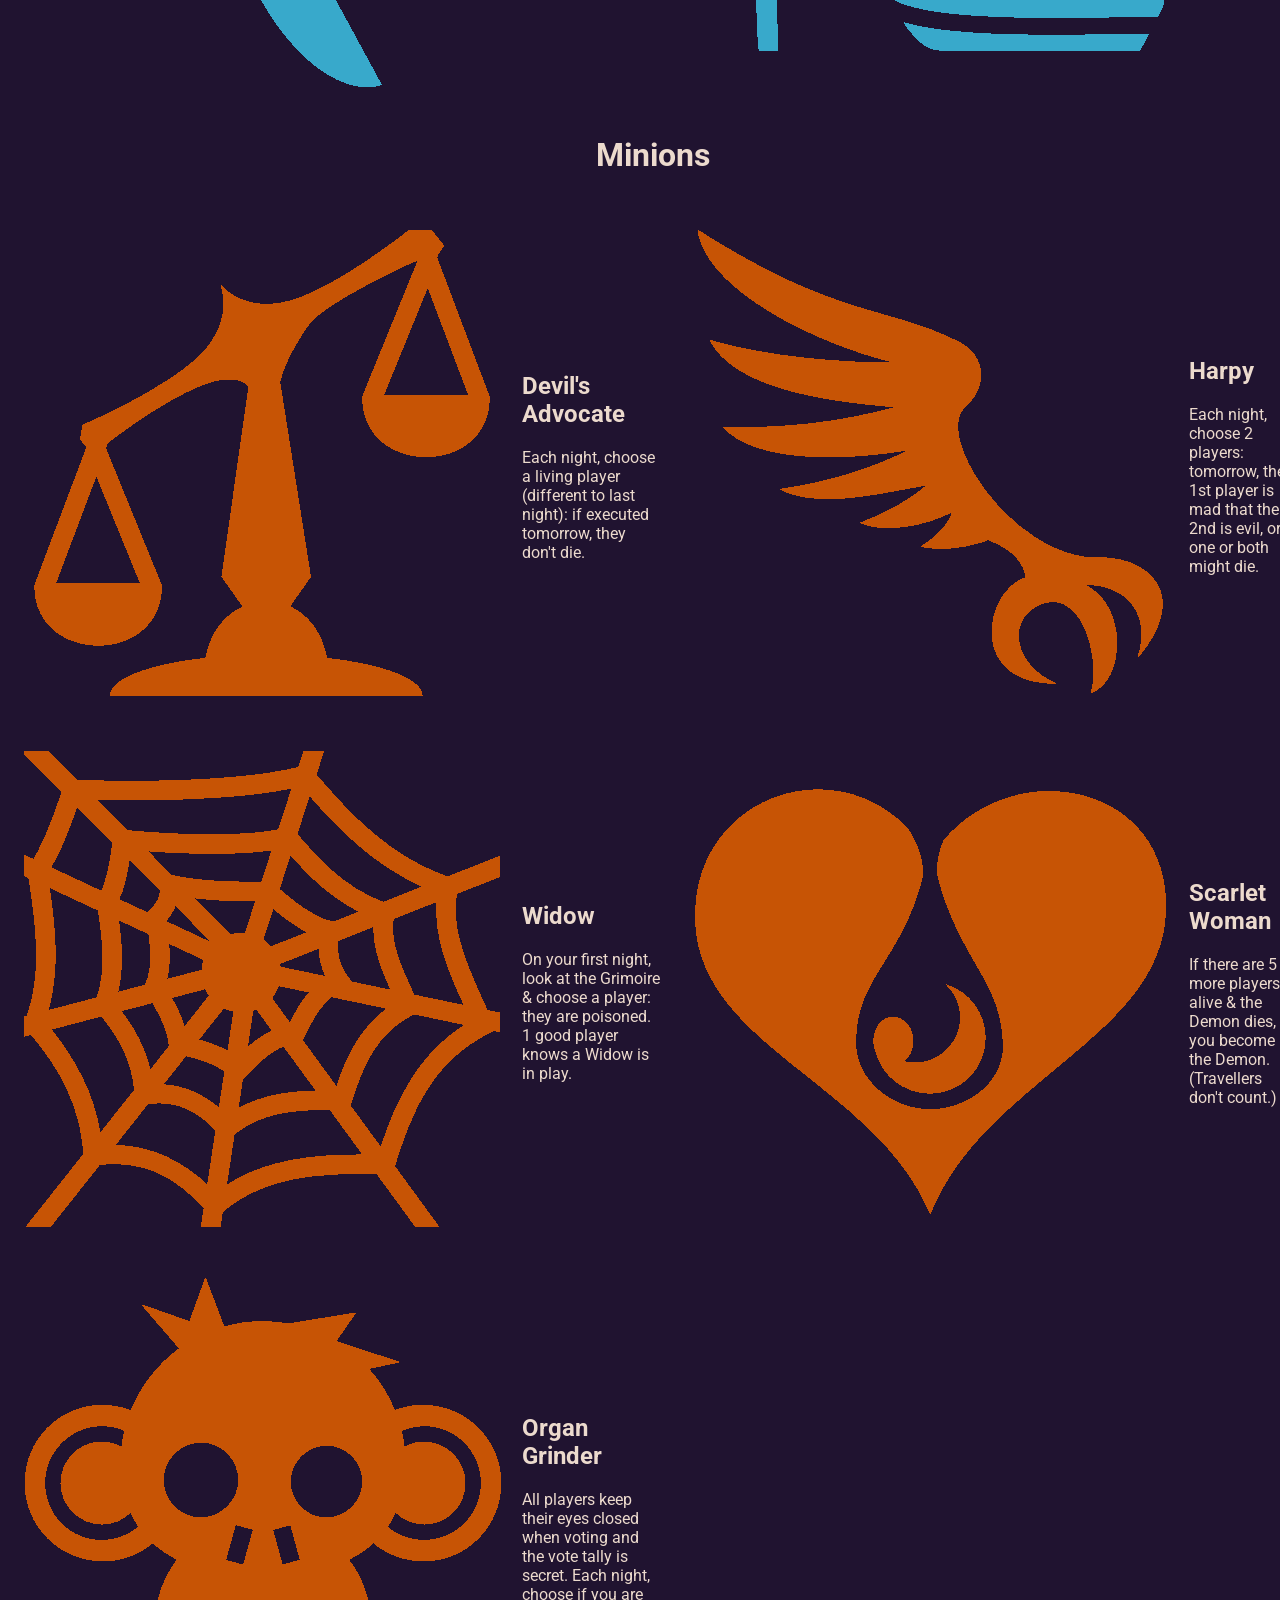
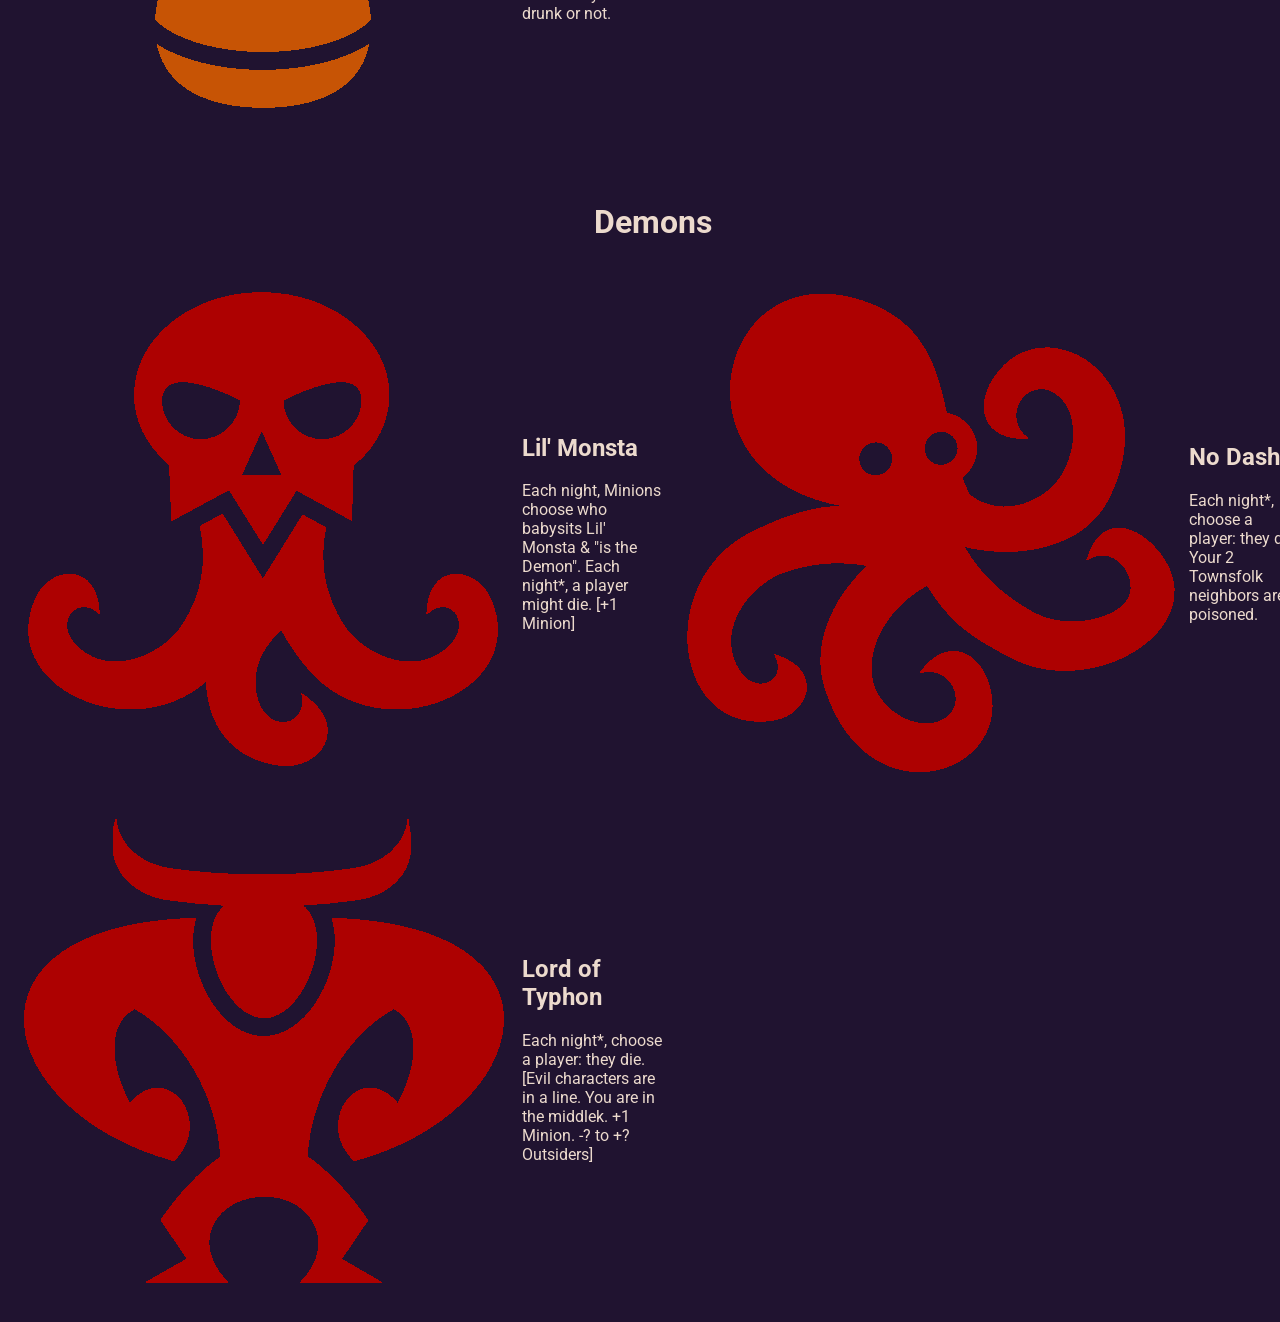
<file: src/old templates/ScriptDisplayTest.html>
<!doctype html>
<html>
<head>
<link rel="stylesheet" href="../style.css">
<meta charset="utf-8">
<title>Script Display Test</title>
</head>

<body>
	<table class="scriptDisplay">
		<th class="townsfolk" colspan="2"><h1 class="scriptDisplayHeader">Townsfolk</h1></th>
		<tr>
			<td>
				<tr>
					<td>
						<table class="characterCell">
						<tr>
							<td class="characterCellImg"><img class="scriptImg" src="../img/char_img/chef.png" alt="Chef"></td>
							<td class="characterCellText">
								<h2 class="townsfolk">Chef</h2>
								<p class="characterCellDescription">You start knowing how many pairs of evil players there are.</p>
							</td>
						</tr>
						</table>
					</td>
					<td>
						<table class="characterCell">
							<tr>
								<td class="characterCellImg"><img class="scriptImg" src="../img/char_img/noble.png" alt="Noble"></td>
								<td class="characterCellText">
									<h2 class="townsfolk">Noble</h2>
									<p class="characterCellDescription">You start knowing 3 players, 1 and only 1 of which is evil.</p>
								</td>
							</tr>
						</table>
					</td>
				</tr>
				<tr>
					<td>
						<table class="characterCell">
							<tr>
								<td class="characterCellImg"><img class="scriptImg" src="../img/char_img/highpriestess.png" alt="High Priestess"></td>
								<td class="characterCellText">
									<h2 class="townsfolk">High Priestess</h2>
									<p class="characterCellDescription">Each night, learn which player the Storyteller believes you should talk to most.</p>
								</td>
							</tr>
						</table>
					</td>
					<td>
						<table class="characterCell">
							<tr>
								<td class="characterCellImg"><img class="scriptImg" src="../img/char_img/sailor.png" alt="Sailor"></td>
								<td class="characterCellText">
									<h2 class="townsfolk">Chef</h2>
									<p class="characterCellDescription">You start knowing how many pairs of evil players there are.</p>
								</td>
							</tr>
						</table>
					</td>
				</tr>
				<tr>
					<td>
						<table class="characterCell">
							<tr>
								<td class="characterCellImg"><img class="scriptImg" src="../img/char_img/snakecharmer.png" alt="Snake Charmer"></td>
								<td class="characterCellText">
									<h2 class="townsfolk">Snake Charmer</h2>
									<p class="characterCellDescription">Each night, choose an alive player: a chosen Demon swaps characters & alignments with you & is then poisoned.</p>
								</td>
							</tr>
						</table>
					</td>
					<td>
						<table class="characterCell">
							<tr>
								<td class="characterCellImg"><img class="scriptImg" src="../img/char_img/towncrier.png" alt="Town Crier"></td>
								<td class="characterCellText">
									<h2 class="townsfolk">Town Crier</h2>
									<p class="characterCellDescription">Each night* you learn if a Minion nominated today.</p>
								</td>
							</tr>
						</table>
					</td>
				</tr>
				<tr>
					<td>
						<table class="characterCell">
							<tr>
								<td class="characterCellImg"><img class="scriptImg" src="../img/char_img/gossip.png" alt="Gossip"></td>
								<td class="characterCellText">
									<h2 class="townsfolk">Gossip</h2>
									<p class="characterCellDescription">Each day, you may make a public statement. Tonight, if it was true, a player dies.</p>
								</td>
							</tr>
						</table>
					</td>
					<td>
						<table class="characterCell">
							<tr>
								<td class="characterCellImg"><img class="scriptImg" src="../img/char_img/huntsman.png" alt="Huntsman"></td>
								<td class="characterCellText">
									<h2 class="townsfolk">Huntsman</h2>
									<p class="characterCellDescription">Once per game, at night, choose a living player: the Damsel, if chosen, becomes a not-in-play Townsfolk. [+the Damsel]</p>
								</td>
							</tr>
						</table>
					</td>
				</tr>
				<tr>
					<td>
						<table class="characterCell">
							<tr>
								<td class="characterCellImg"><img class="scriptImg" src="../img/char_img/fisherman.png" alt="Fisherman"></td>
								<td class="characterCellText">
									<h2 class="townsfolk">Fisherman</h2>
									<p class="characterCellDescription">Once per game, during the day, visit the Storyteller for some advice to help your team win..</p>
								</td>
							</tr>
						</table>
					</td>
					<td>
						<table class="characterCell">
							<tr>
								<td class="characterCellImg"><img class="scriptImg" src="../img/char_img/cannibal.png" alt="Cannibal"></td>
								<td class="characterCellText">
									<h2 class="townsfolk">Cannibal</h2>
									<p class="characterCellDescription">You have the ability of the recently killed executee. If they are evil, you are poisoned until a good player dies by execution.</p>
								</td>
							</tr>
						</table>
					</td>
				</tr>
				<tr>
					<td>
						<table class="characterCell">
							<tr>
								<td class="characterCellImg"><img class="scriptImg" src="../img/char_img/ravenkeeper.png" alt="Ravenkeeper"></td>
								<td class="characterCellText">
									<h2 class="townsfolk">Ravenkeeper</h2>
									<p class="characterCellDescription">If you die at night, you are woken to choose a player: you learn their character.</p>
								</td>
							</tr>
						</table>
					</td>
					<td>
						<table class="characterCell">
							<tr>
								<td class="characterCellImg"><img class="scriptImg" src="../img/char_img/magician.png" alt="Magician"></td>
								<td class="characterCellText">
									<h2 class="townsfolk">Chef</h2>
									<p class="characterCellDescription">The Demon thinks you are a Minion. Minions think you are a Demon.</p>
								</td>
							</tr>
						</table>
					</td>
				</tr>
				<tr>
					<td>
						<table class="characterCell">
							<tr>
								<td class="characterCellImg"><img class="scriptImg" src="../img/char_img/pacifist.png" alt="Pacifist"></td>
								<td class="characterCellText">
									<h2 class="townsfolk">Pacifist</h2>
									<p class="characterCellDescription">Executed good players might not die..</p>
								</td>
							</tr>
						</table>
					</td>
					<td>
						<!--empty because odd number of characters-->
					</td>
				</tr>
			</td>
		</tr>
		<th class="outsiders" colspan="2"><h1 class="scriptDisplayHeader">Outsiders</h1></th>
		<tr>
			<td>
				<tr>
					<td>
						<table class="characterCell">
							<tr>
								<td class="characterCellImg"><img class="scriptImg" src="../img/char_img/drunk.png" alt="Drunk"></td>
								<td class="characterCellText">
									<h2 class="outsiders">Drunk</h2>
									<p class="characterCellDescription">You do not know you are the Drunk. You think you are a Townsfolk character, but you are not..</p>
								</td>
							</tr>
						</table>
					</td>
					<td>
						<table class="characterCell">
							<tr>
								<td class="characterCellImg"><img class="scriptImg" src="../img/char_img/golem.png" alt="Golem"></td>
								<td class="characterCellText">
									<h2 class="outsiders">Golem</h2>
									<p class="characterCellDescription">You many only nominate once per game. When you do, if the nominee is not the Demon, they die..</p>
								</td>
							</tr>
						</table>
					</td>
				</tr>
				<tr>
					<td>
						<table class="characterCell">
							<tr>
								<td class="characterCellImg"><img class="scriptImg" src="../img/char_img/barber.png" alt="Barber"></td>
								<td class="characterCellText">
									<h2 class="outsiders">Barber</h2>
									<p class="characterCellDescription">If you died today or tonight, the Demon may choose 2 players (not another Demon) to swap characters.</p>
								</td>
							</tr>
						</table>
					</td>
					<td>
						<table class="characterCell">
							<tr>
								<td class="characterCellImg"><img class="scriptImg" src="../img/char_img/damsel.png" alt="Damsel"></td>
								<td class="characterCellText">
									<h2 class="outsiders">Damsel</h2>
									<p class="characterCellDescription">All Minions know a Damsel is in play. If a Minion publicly guesses you (once), your team loses.</p>
								</td>
							</tr>
						</table>
					</td>
				</tr>
			</td>
		</tr>
		<th class="minions" colspan="2"><h1 class="scriptDisplayHeader">Minions</h1></th>
		<tr>
			<td>
				<tr>
					<td>
						<table class="characterCell">
							<tr>
								<td class="characterCellImg"><img class="scriptImg" src="../img/char_img/devilsadvocate.png" alt="Devil's Advocate"></td>
								<td class="characterCellText">
									<h2 class="minions">Devil's Advocate</h2>
									<p class="characterCellDescription">Each night, choose a living player (different to last night): if executed tomorrow, they don't die.</p>
								</td>
							</tr>
						</table>
					</td>
					<td>
						<table class="characterCell">
							<tr>
								<td class="characterCellImg"><img class="scriptImg" src="../img/char_img/harpy.png" alt="Harpy"></td>
								<td class="characterCellText">
									<h2 class="minions">Harpy</h2>
									<p class="characterCellDescription">Each night, choose 2 players: tomorrow, the 1st player is mad that the 2nd is evil, or one or both might die.</p>
								</td>
							</tr>
						</table>
					</td>
				</tr>
				<tr>
					<td>
						<table class="characterCell">
							<tr>
								<td class="characterCellImg"><img class="scriptImg" src="../img/char_img/widow.png" alt="Widow"></td>
								<td class="characterCellText">
									<h2 class="minions">Widow</h2>
									<p class="characterCellDescription">On your first night, look at the Grimoire & choose a player: they are poisoned. 1 good player knows a Widow is in play.</p>
								</td>
							</tr>
						</table>
					</td>
					<td>
						<table class="characterCell">
							<tr>
								<td class="characterCellImg"><img class="scriptImg" src="../img/char_img/scarletwoman.png" alt="Scarlet Woman"></td>
								<td class="characterCellText">
									<h2 class="minions">Scarlet Woman</h2>
									<p class="characterCellDescription">If there are 5 or more players alive & the Demon dies, you become the Demon. (Travellers don't count.)</p>
								</td>
							</tr>
						</table>
					</td>
				</tr>
				<tr>
					<td>
						<table class="characterCell">
							<tr>
								<td class="characterCellImg"><img class="scriptImg" src="../img/char_img/organgrinder.png" alt="Organ Grinder"></td>
								<td class="characterCellText">
									<h2 class="minions">Organ Grinder</h2>
									<p class="characterCellDescription">All players keep their eyes closed when voting and the vote tally is secret. Each night, choose if you are drunk or not.</p>
								</td>
							</tr>
						</table>
					</td>
					<td>
						<!--empty because odd number of characters-->
					</td>
				</tr>
			</td>
		</tr>
		<th class="demons" colspan="2"><h1 class="scriptDisplayHeader">Demons</h1></th>
		<tr>
			<td>
				<tr>
					<td>
						<table class="characterCell">
							<tr>
								<td class="characterCellImg"><img class="scriptImg" src="../img/char_img/lilmonsta.png" alt="Lil' Monsta"></td>
								<td class="characterCellText">
									<h2 class="demons">Lil' Monsta</h2>
									<p class="characterCellDescription">Each night, Minions choose who babysits Lil' Monsta & "is the Demon". Each night*, a player might die. [+1 Minion]</p>
								</td>
							</tr>
						</table>
					</td>
					<td>
						<table class="characterCell">
							<tr>
								<td class="characterCellImg"><img class="scriptImg" src="../img/char_img/nodashii.png" alt="No Dashii"></td>
								<td class="characterCellText">
									<h2 class="demons">No Dashii</h2>
									<p class="characterCellDescription">Each night*, choose a player: they die. Your 2 Townsfolk neighbors are poisoned.</p>
								</td>
							</tr>
						</table>
					</td>
				</tr>
				<tr>
					<td>
						<table class="characterCell">
							<tr>
								<td class="characterCellImg"><img class="scriptImg" src="../img/char_img/lordoftyphon.png" alt="Lord of Typhon"></td>
								<td class="characterCellText">
									<h2 class="demons">Lord of Typhon</h2>
									<p class="characterCellDescription">Each night*, choose a player: they die. [Evil characters are in a line. You are in the middlek. +1 Minion. -? to +? Outsiders]</p>
								</td>
							</tr>
						</table>
					</td>
					<td>
						<!--empty because odd number of characters-->
					</td>
				</tr>
			</td>
		</tr>
			<!--If there are jinxes on the script, they will go here, but if not, the Jinxes section will not appear-->
	</table>
</body>
</html>
</file>
<file: src/style.css>
/* Apply the Roboto font globally */
@import url('https://fonts.googleapis.com/css2?family=Roboto:wght@400;500;700&display=swap');

/* Global Color Theme Variables */
:root {
    --background-color: #201330; /* Dark background */
    --text-color: #ecdacd;       /* Light text */
    --accent-color: #8e85b0;     /* Accent color */
    --secondary-color: #cfaa94;  /* Secondary background */
    --highlight-color: #a08a00;  /* Highlight/gold color */
    --border-color: #ddd;        /* Border color */
}

/* Global Styles */
body {
    font-family: 'Roboto', sans-serif;
    background-color: var(--background-color);
    color: var(--text-color);
    margin: 0;
    padding: 0;
}

/* General container settings */
.scriptDisplayContainer {
    max-width: 1200px;
    margin: 0 auto;
    display: flex;
    gap: 30px;
    padding: 20px;
}

/* Left section for script image */
.scriptDisplayLeft {
    flex: 1;
    background-color: var(--secondary-color);
    padding: 15px;
    border-radius: 10px;
    box-shadow: 0 4px 8px rgba(0, 0, 0, 0.3);
}

/* Right section for script info */
.scriptDisplayRight {
    flex: 1.5;
    background-color: var(--accent-color);
    padding: 20px;
    border-radius: 10px;
    box-shadow: 0 4px 8px rgba(0, 0, 0, 0.3);
}

/* Header style */
header h1 {
    color: var(--highlight-color);
    text-align: center;
    font-size: 2.5rem;
    margin: 20px 0;
}

/* Script Name */
#script-name {
    font-size: 2rem;
    font-weight: 700;
    color: var(--highlight-color);
}

/* Script Author */
#script-author {
    font-size: 1.2rem;
    font-weight: 500;
    color: var(--text-color);
}

/* Section headers */
h3 {
    color: var(--highlight-color);
    font-size: 1.5rem;
    margin-top: 20px;
}

/* Description section */
#description-section p {
    font-size: 1rem;
    line-height: 1.6;
}

/* Also Known As section */
#also-known-as-list a {
    display: block;
    color: var(--text-color);
    text-decoration: none;
    padding: 5px 0;
}
#also-known-as-list a:hover {
    color: var(--highlight-color);
}

/* Fabled and Travelers fields */
#fabled-container, #travelers-container {
    border: 1px solid var(--text-color);
    padding: 10px;
    border-radius: 10px;
    background-color: var(--secondary-color);
    min-height: 60px;
}

/* Bubble style */
.bubble {
    display: inline-block;
    background-color: var(--accent-color);
    color: var(--text-color);
    padding: 5px 10px;
    border-radius: 15px;
    margin: 5px;
    font-size: 14px;
}

/* Download button */
#download-json {
    background-color: var(--highlight-color);
    color: var(--text-color);
    border: none;
    padding: 10px 20px;
    border-radius: 5px;
    font-size: 1.2rem;
    cursor: pointer;
    margin-top: 20px;
}
#download-json:hover {
    background-color: var(--secondary-color);
}

/* Flexbox grid for characters */
.scriptGrid {
    display: flex;
    flex-wrap: wrap;
    gap: 10px;
}

/* Character card styles */
.character-card, .jinx-card {
    display: flex;
    width: calc(50% - 10px); /* 2 cards across */
    border: 1px solid var(--border-color);
    border-radius: 10px;
    background-color: var(--text-color);
    overflow: hidden;
}

.jinx-card {
    width: 100%;
}

/* Character image */
.scriptImage img {
    width: 65px;
    height: 65px;
    margin: 5px;
}

/* Info section inside the character card */
.scriptCharacterInfo {
    padding: 10px;
}

/* Character name styling */
.scriptCharacterInfo h3 {
    margin: 0;
    font-size: 18px;
    font-weight: 500;
    color: var(--background-color);
}

/* Ability description styling */
.scriptCharacterInfo p {
    font-size: 14px;
    margin-top: 5px;
    color: var(--background-color);
}

/* Hidden class */
.hidden {
    display: none;
}

/* Media queries for responsiveness */
@media (max-width: 768px) {
    .scriptDisplayContainer {
        flex-direction: column;
    }

    .scriptDisplayLeft, .scriptDisplayRight {
        width: 100%;
    }
}
</file>
